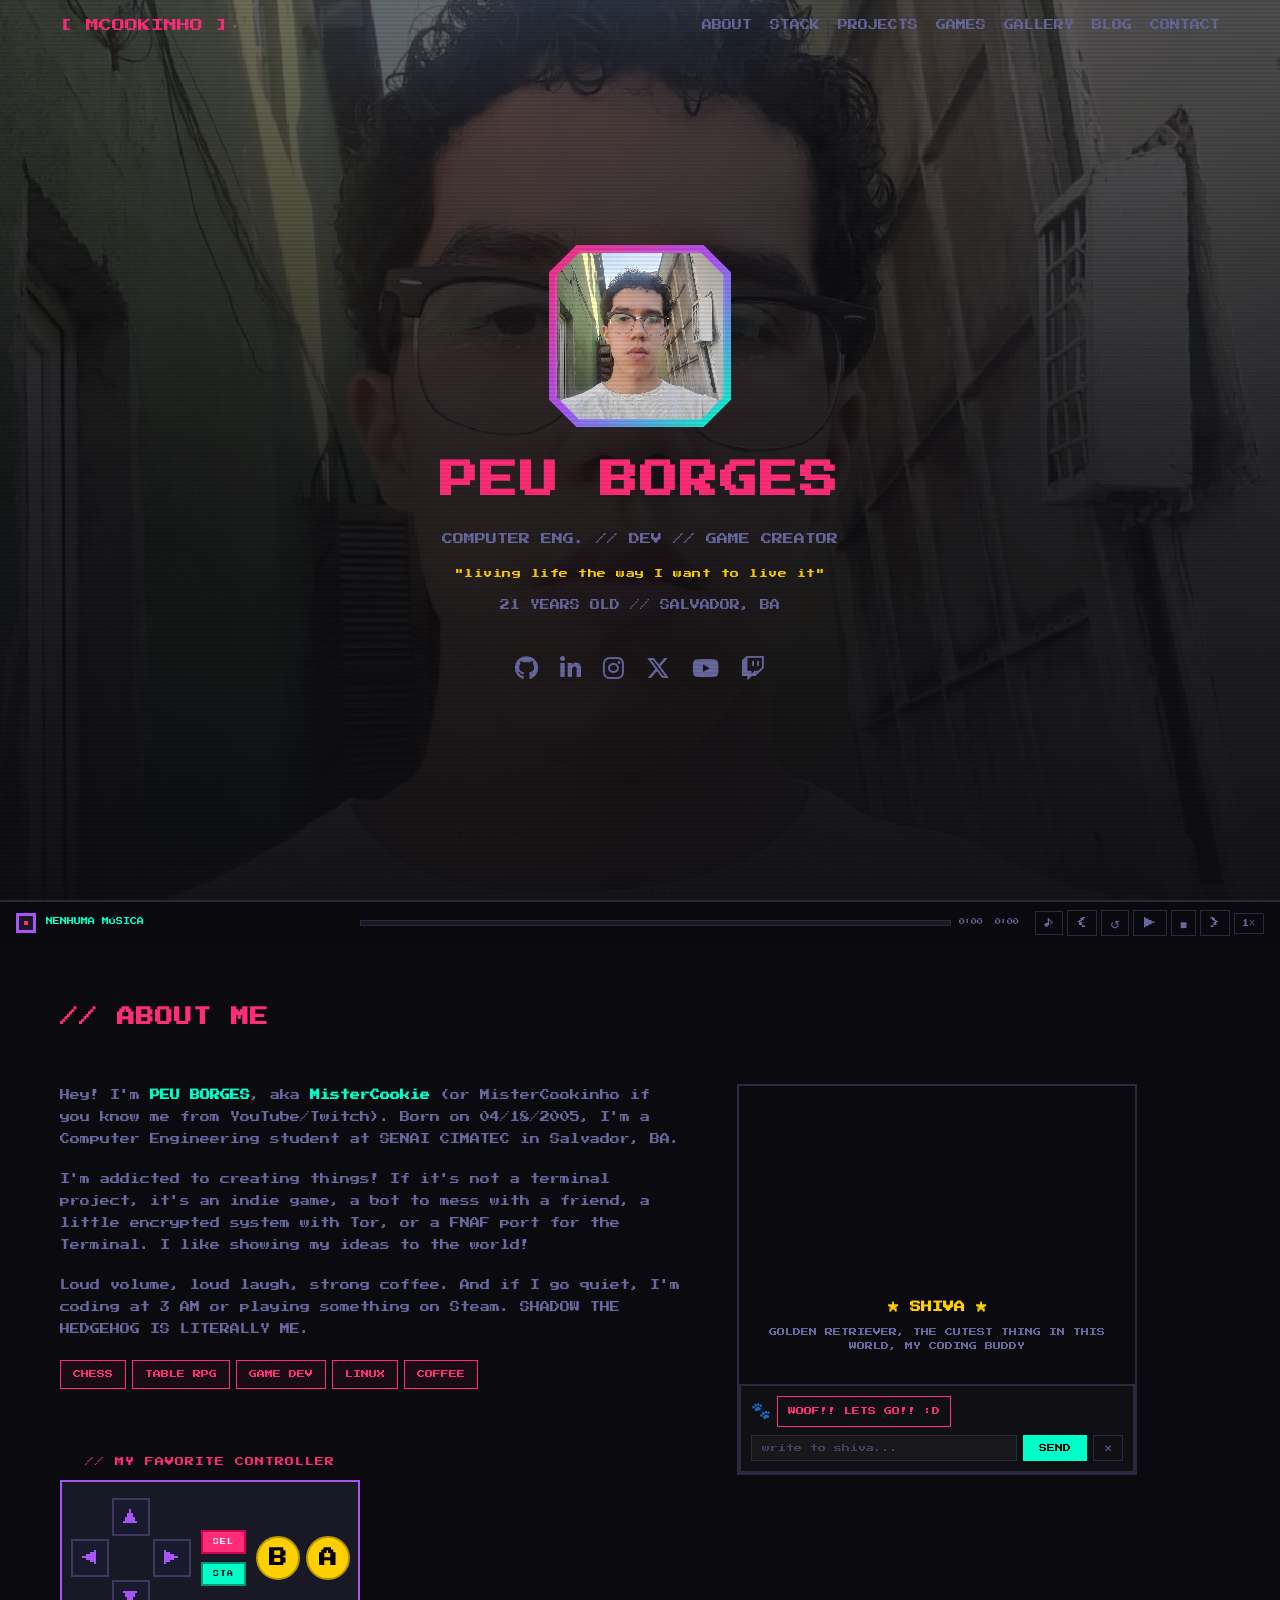
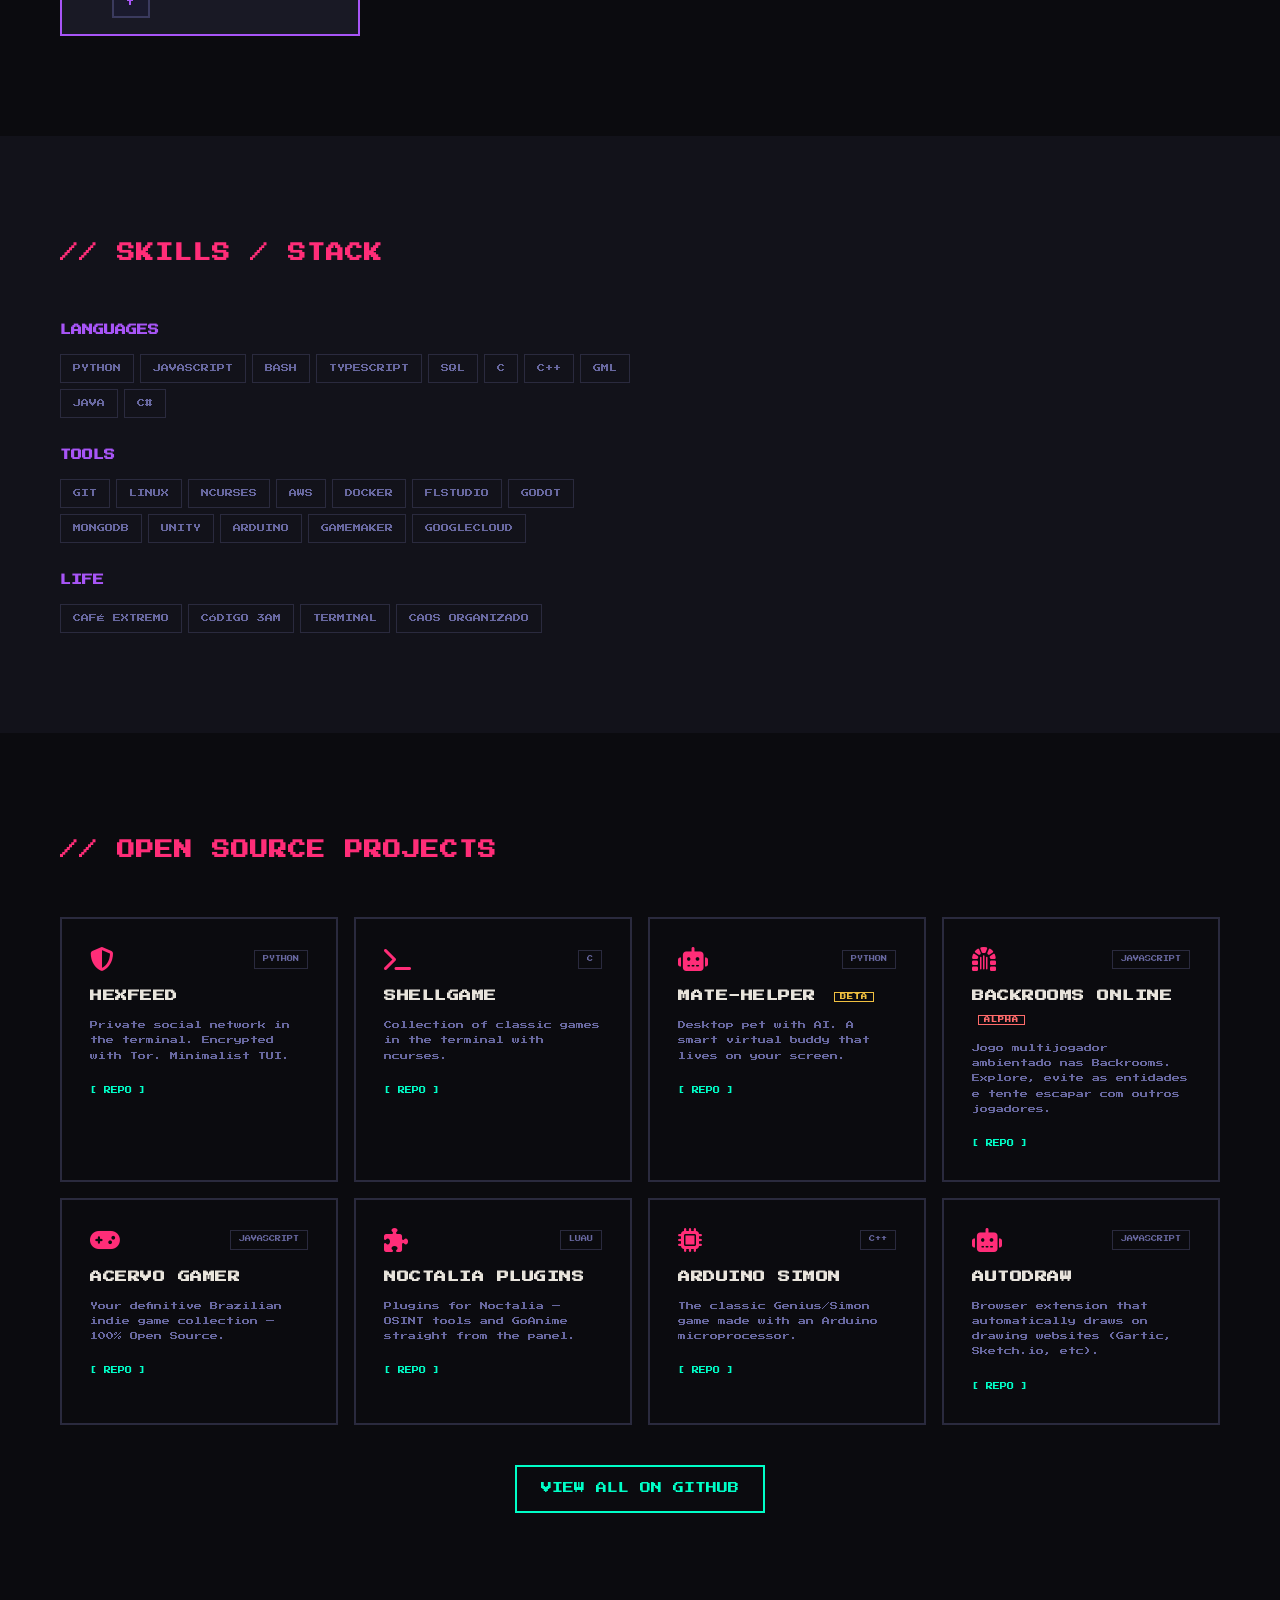
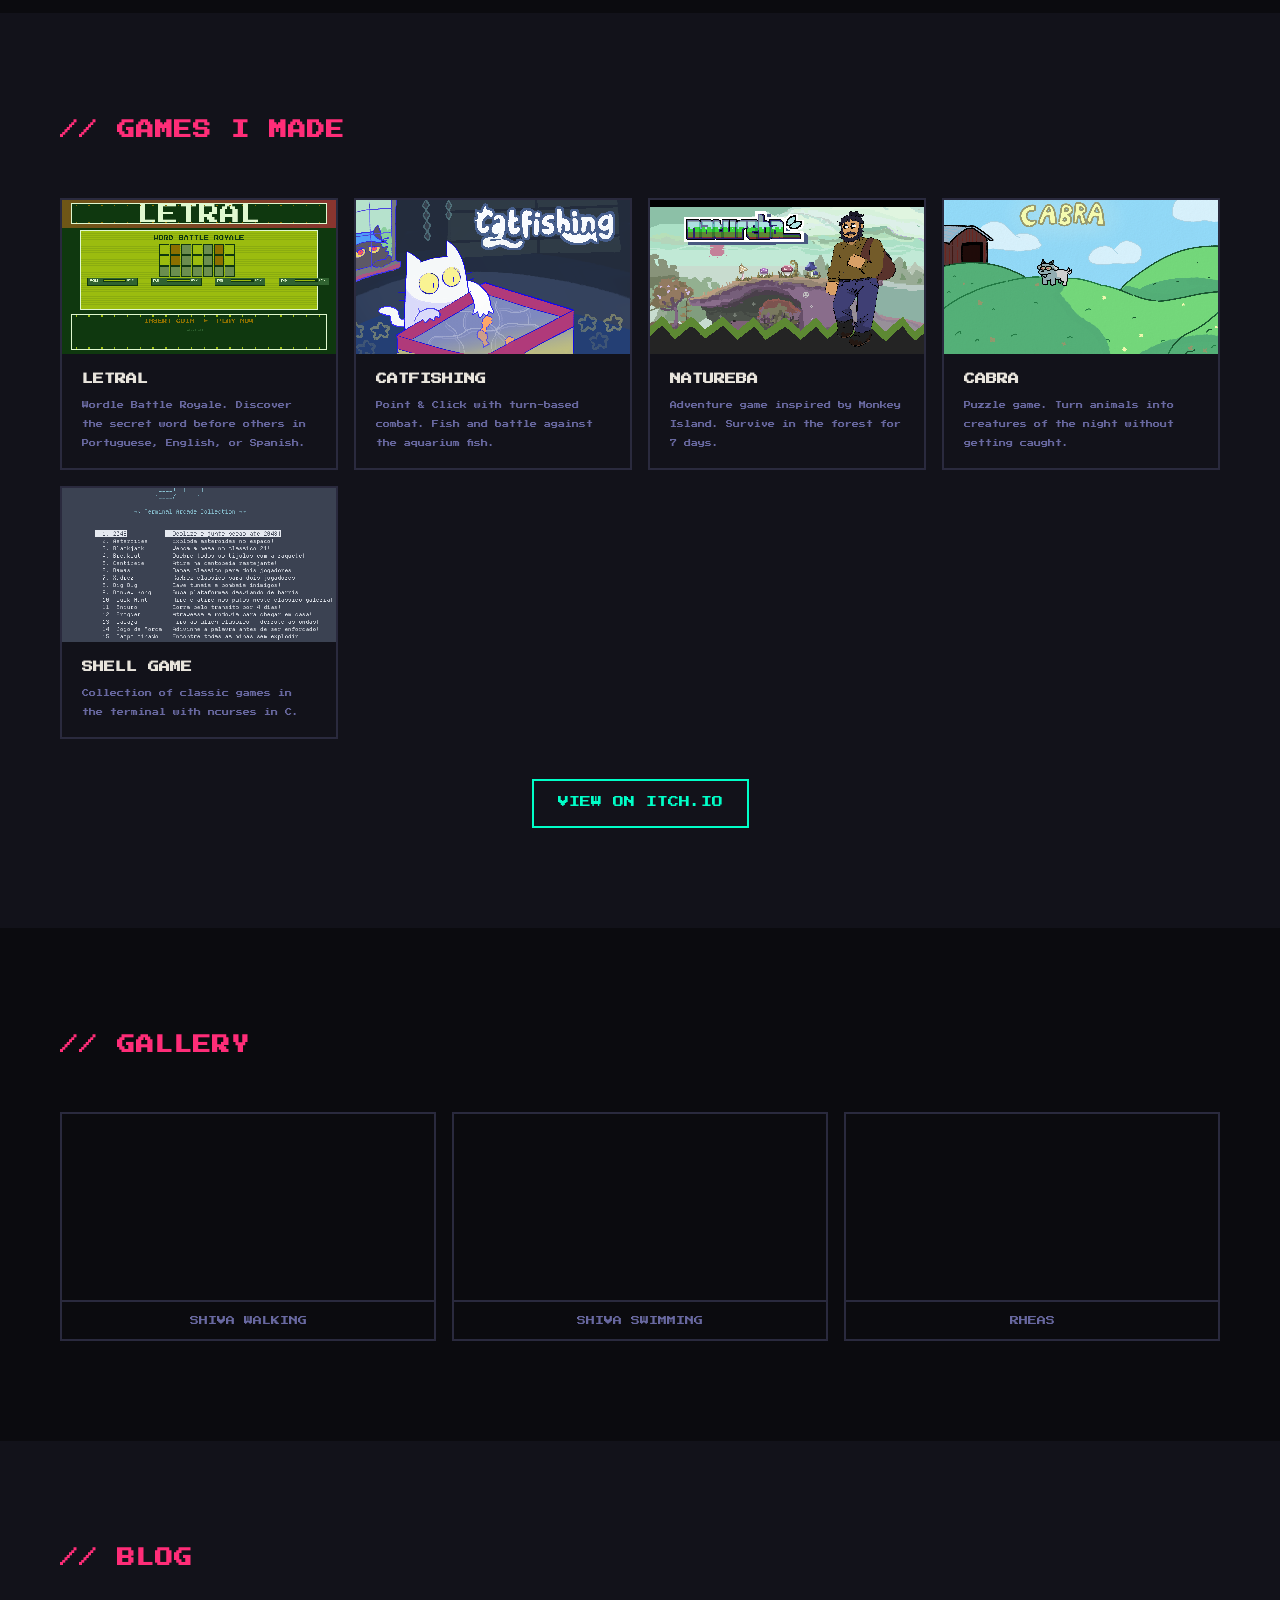
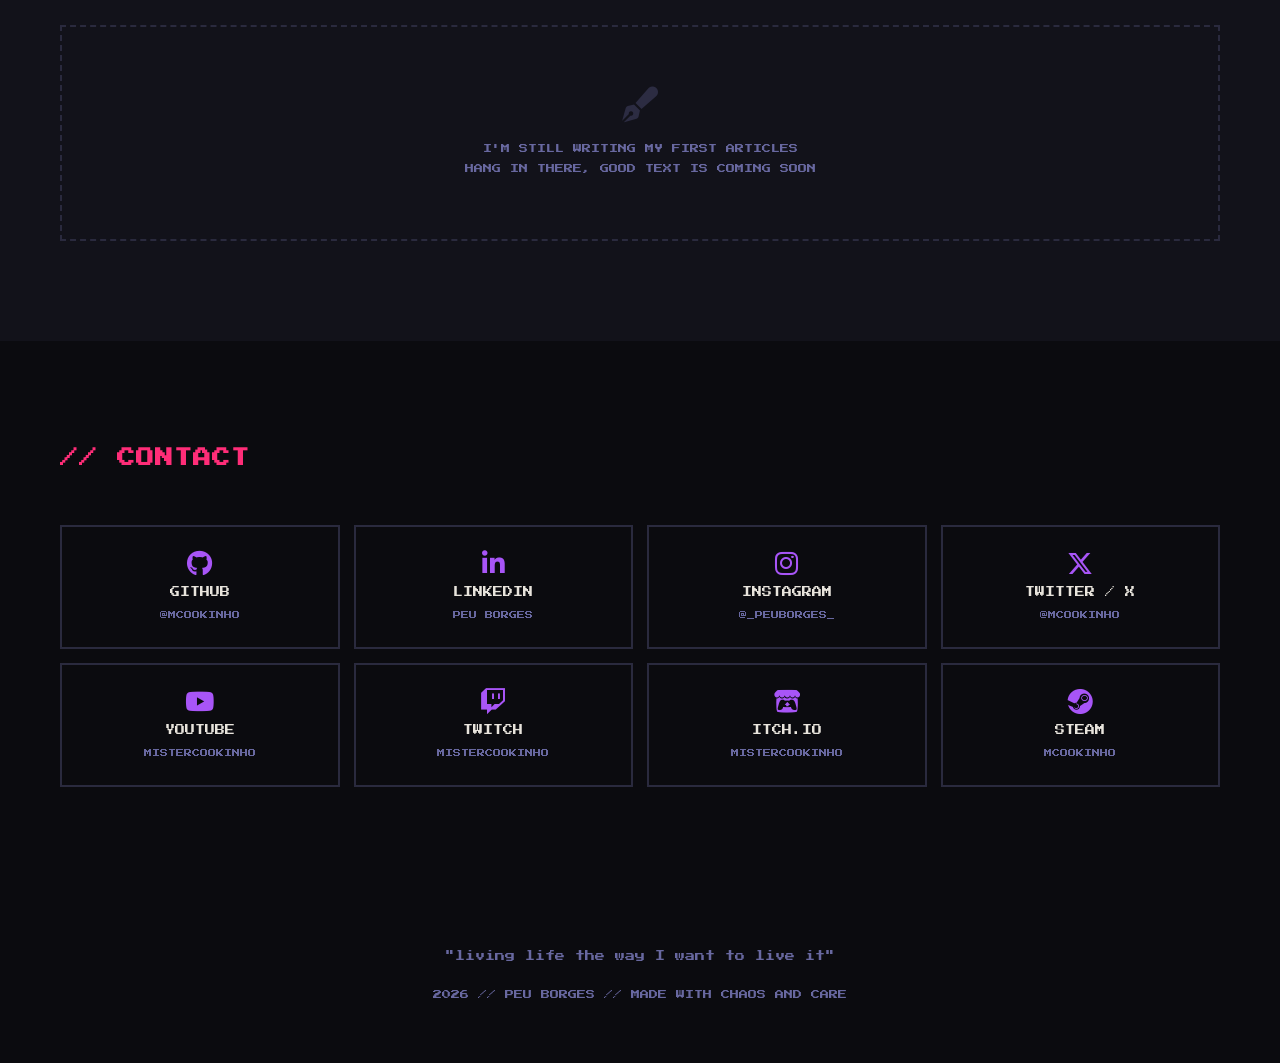
<file: index.html>
<!DOCTYPE html>
<html lang="pt-BR">
<head>
  <meta charset="UTF-8" />
  <meta name="viewport" content="width=device-width, initial-scale=1.0" />
  <title data-i18n="PEU BORGES // MCOOKINHO">PEU BORGES // MCOOKINHO</title>
  <meta name="description" data-i18n-meta="Peu Borges aka MCookinho. Engenheiro da computação, dev, criador de jogos, e pai da golden retriever Shiva." content="Peu Borges aka MCookinho. Engenheiro da computação, dev, criador de jogos, e pai da golden retriever Shiva." />
  <link rel="preconnect" href="https://fonts.googleapis.com" />
  <link rel="preconnect" href="https://fonts.gstatic.com" crossorigin />
  <link href="https://fonts.googleapis.com/css2?family=Press+Start+2P&display=swap" rel="stylesheet" />
  <link rel="stylesheet" href="https://cdnjs.cloudflare.com/ajax/libs/font-awesome/6.5.1/css/all.min.css" />
  <link rel="icon" href="assets/favicon.png" type="image/png" />
  <link rel="stylesheet" href="style.css" />
</head>
<body>

  <div class="crt"></div>

  <!-- Nav: barra de navegação com dropdown (logo MC), links de seção e toggle mobile -->
  <nav class="nav" id="nav">
    <div class="nav-inner">
      <div class="nav-left">
        <button class="nav-logo" id="navLogo"><span data-i18n="[ MCOOKINHO ]">[ MCOOKINHO ]</span><span class="nav-logo-arrow">&#x25BE;</span></button>
        <div class="nav-dropdown" id="navDropdown">
          <div class="nd-section" id="cdBtn" data-section="music">
            <div class="nd-icon">
              <span class="cd-icon" id="cdIcon"></span>
            </div>
            <div class="nd-body">
              <span class="nd-title" data-i18n="MÚSICA">MÚSICA</span>
              <span class="nd-sub cd-now-playing" id="cdNowPlaying">ABRIR BIBLIOTECA MUSICAL</span>
            </div>
          </div>
          <div class="nd-divider"></div>
          <div class="nd-section" data-section="achievements">
            <div class="nd-icon">&#x2B50;</div>
            <div class="nd-body">
              <span class="nd-title" data-i18n="CONQUISTAS">CONQUISTAS</span>
              <span class="nd-sub" id="ndAchieveSub">0 CONQUISTAS</span>
            </div>
          </div>
          <div class="nd-divider"></div>
          <div class="nd-section" data-section="rankings">
            <div class="nd-icon">&#x1F3C6;</div>
            <div class="nd-body">
              <span class="nd-title" data-i18n="RANKINGS">RANKINGS</span>
              <span class="nd-sub" id="ndRankSub">Rankings baseados na minha opinião</span>
            </div>
          </div>
          <div class="nd-divider"></div>
          <div class="nd-section" data-section="settings">
            <div class="nd-icon">&#x2699;</div>
            <div class="nd-body">
              <span class="nd-title" data-i18n="CONFIGURAÇÕES">CONFIGURAÇÕES</span>
              <span class="nd-sub" data-i18n="IDIOMA / PREFERÊNCIAS">IDIOMA / PREFERÊNCIAS</span>
            </div>
          </div>
        </div>
      </div>
      <div class="nav-links" id="navLinks">
        <a href="#about" data-i18n="SOBRE">SOBRE</a>
        <a href="#skills" data-i18n="STACK">STACK</a>
        <a href="#projetos" data-i18n="PROJETOS">PROJETOS</a>
        <a href="#jogos" data-i18n="JOGOS">JOGOS</a>
        <a href="#galeria" data-i18n="GALERIA">GALERIA</a>
        <a href="#blog" data-i18n="BLOG">BLOG</a>
        <a href="#contato" data-i18n="CONTATO">CONTATO</a>
      </div>
      <button class="nav-toggle" id="navToggle">[=]</button>
    </div>
  </nav>

  <!-- Hero: seção principal com foto, nome, subtítulo, frase, idade calculada e redes sociais -->
<section class="hero" id="hero">
    <div class="hero-bg">
      <video autoplay muted loop playsinline poster="assets/fotominha.jpeg">
        <source src="assets/videos/hero-bg.mp4" type="video/mp4" />
      </video>
      <div class="hero-bg-overlay"></div>
    </div>

    <div class="hero-inner">
      <div class="hero-foto-wrapper">
        <div class="hero-foto-border"></div>
        <img src="assets/fotominha.jpeg" alt="Peu Borges" class="hero-foto" />
      </div>
      <h1 class="hero-nome" data-i18n="PEU BORGES">PEU BORGES</h1>
      <p class="hero-sub" data-i18n="ENG. DA COMPUTAÇÃO // DEV // CRIADOR DE JOGOS">ENG. DA COMPUTAÇÃO // DEV // CRIADOR DE JOGOS</p>
      <p class="hero-frase" data-i18n='"vivendo a vida da maneira que eu quero viver"'>"vivendo a vida da maneira que eu quero viver"</p>
      <p class="hero-idade" id="heroIdade"></p>
      <div class="hero-redes">
        <a href="https://github.com/MCookinho" target="_blank" rel="noopener"><i class="fab fa-github"></i></a>
        <a href="https://www.linkedin.com/in/jo%C3%A3o-pedro-borges-a16321279/" target="_blank" rel="noopener"><i class="fab fa-linkedin-in"></i></a>
        <a href="https://www.instagram.com/_peuborges_/" target="_blank" rel="noopener"><i class="fab fa-instagram"></i></a>
        <a href="https://x.com/MCookinho" target="_blank" rel="noopener"><i class="fab fa-x-twitter"></i></a>
        <a href="https://www.youtube.com/@mistercookinho" target="_blank" rel="noopener"><i class="fab fa-youtube"></i></a>
        <a href="https://www.twitch.tv/mistercookinho" target="_blank" rel="noopener"><i class="fab fa-twitch"></i></a>
      </div>
    </div>
  </section>

  <!-- About / Shiva Chat: seção "sobre mim" com texto, tags, controle NES e chat interativo com a Shiva -->
<section class="section sobre" id="about">
    <div class="container">
      <h2 class="sec-title" data-i18n="// SOBRE MIM">// SOBRE MIM</h2>
      <div class="sobre-grid">
        <div class="sobre-texto">
          <p data-i18n='Fala! Sou o <strong>PEU BORGES</strong>, vulgo <strong>MisterCookie</strong> (ou MisterCookinho se tu me conhece do YouTube/Twitch). Nasci em 18/04/2005 e sou estudante de ENGENHARIA DA COMPUTAÇÃO no SENAI CIMATEC em Salvador, BA.'>Fala! Sou o <strong>PEU BORGES</strong>, vulgo <strong>MisterCookie</strong> (ou MisterCookinho se tu me conhece do YouTube/Twitch). Nasci em 18/04/2005 e sou estudante de ENGENHARIA DA COMPUTAÇÃO no SENAI CIMATEC em Salvador, BA.</p>
          <p data-i18n="Sou viciado em criar coisas! Se não é um projeto no terminal, é um jogo indie, um bot pra zoar um amigo, um sisteminha criptografado com Tor, ou um port de FNAF pro Terminal. Gosto de mostrar minhas ideias pro mundo!">Sou viciado em criar coisas! Se não é um projeto no terminal, é um jogo indie, um bot pra zoar um amigo, um sisteminha criptografado com Tor, ou um port de FNAF pro Terminal. Gosto de mostrar minhas ideias pro mundo!</p>
          <p data-i18n="Volume alto, risada alta, café forte. E se eu sumir, tô programando às 3 da manhã ou jogando algo no Steam. SHADOW THE HEDGEHOG LITERALLY SOU EU.">Volume alto, risada alta, café forte. E se eu sumir, tô programando às 3 da manhã ou jogando algo no Steam. SHADOW THE HEDGEHOG LITERALLY SOU EU.</p>
          <div class="sobre-tags">
            <span class="tag" data-i18n="XADREZ">XADREZ</span>
            <span class="tag" data-i18n="RPG DE MESA">RPG DE MESA</span>
            <span class="tag" data-i18n="GAME DEV">GAME DEV</span>
            <span class="tag" data-i18n="LINUX">LINUX</span>
            <span class="tag" data-i18n="CAFÉ">CAFÉ</span>
          </div>
          <div class="skills-controller" id="nesController">
            <div class="ctrl-label" data-i18n="// MEU CONTROLE FAVORITO">// MEU CONTROLE FAVORITO</div>
            <div class="ctrl-body">
              <div class="ctrl-dpad">
                <button class="ctrl-btn ctrl-up" data-key="ArrowUp" data-i18n-aria="Cima" aria-label="Cima">▲</button>
                <button class="ctrl-btn ctrl-left" data-key="ArrowLeft" data-i18n-aria="Esquerda" aria-label="Esquerda">◀</button>
                <button class="ctrl-btn ctrl-right" data-key="ArrowRight" data-i18n-aria="Direita" aria-label="Direita">▶</button>
                <button class="ctrl-btn ctrl-down" data-key="ArrowDown" data-i18n-aria="Baixo" aria-label="Baixo">▼</button>
              </div>
              <div class="ctrl-mid">
                <button class="ctrl-btn ctrl-select" data-key=" " data-i18n-aria="Select" aria-label="Select">SEL</button>
                <button class="ctrl-btn ctrl-start" data-key="Enter" data-i18n-aria="Start" aria-label="Start">STA</button>
              </div>
              <div class="ctrl-ab">
                <button class="ctrl-btn ctrl-b" data-key="b" data-i18n-aria="Botao B" aria-label="Botão B">B</button>
                <button class="ctrl-btn ctrl-a" data-key="a" data-i18n-aria="Botao A" aria-label="Botão A">A</button>
              </div>
            </div>
          </div>
        </div>
        <div class="sobre-shiva">
          <div class="shiva-card">
            <video autoplay muted loop playsinline>
              <source src="assets/videos/shiva-walk.mp4" type="video/mp4" />
            </video>
            <div class="shiva-legenda">
              <h3 data-i18n="★ SHIVA ★">★ SHIVA ★</h3>
              <p data-i18n="GOLDEN RETRIEVER, A COISA MAIS FOFA DESSE MUNDO, MINHA PARCEIRA DE CÓDIGO">GOLDEN RETRIEVER, A COISA MAIS FOFA DESSE MUNDO, MINHA PARCEIRA DE CÓDIGO</p>
          </div>
          <div class="shiva-chat">
            <div class="shiva-chat-box" id="shivaChat">
              <div class="shiva-msg shiva-welcome">
                <span class="shiva-paw">🐾</span>
                <div class="shiva-bubble" data-i18n="AU!! MANDA VER AÍ!! :D">AU!! MANDA VER AÍ!! :D</div>
              </div>
              <div class="shiva-typing" id="shivaTyping" style="display:none">
                <span class="shiva-paw">🐾</span>
                <div class="shiva-bubble shiva-typing-bubble" data-i18n="escrevendo... 🐾">escrevendo... 🐾</div>
              </div>
            </div>
            <div class="shiva-input-row">
              <input type="text" id="shivaInput" class="shiva-input" data-i18n-placeholder="escreve pra shiva..." placeholder="escreve pra shiva..." maxlength="100" autocomplete="off" />
              <button class="shiva-send" id="shivaSend" data-i18n="ENVIAR">ENVIAR</button>
              <button class="shiva-clear" id="shivaClear">✕</button>
            </div>
          </div>
        </div>
      </div>
    </div>
  </section>

  <!-- Skills / Stack: listagem de linguagens, ferramentas e habilidades da vida -->
<section class="section skills" id="skills">
    <div class="container">
      <h2 class="sec-title" data-i18n="// SKILLS / STACK">// SKILLS / STACK</h2>
      <div class="skills-wrapper">
        <div class="skills-lista">
          <div class="skill-bloco">
            <h3 data-i18n="LINGUAGENS">LINGUAGENS</h3>
            <div class="skill-items">
              <span>PYTHON</span><span>JAVASCRIPT</span><span>BASH</span><span>TYPESCRIPT</span><span>SQL</span><span>C</span><span>C++</span><span>GML</span><span>JAVA</span><span>C#</span>
            </div>
          </div>
          <div class="skill-bloco">
            <h3 data-i18n="FERRAMENTAS">FERRAMENTAS</h3>
            <div class="skill-items">
              <span>GIT</span><span>LINUX</span><span>NCURSES</span><span>AWS</span><span>DOCKER</span><span>FLSTUDIO</span><span>GODOT</span><span>MONGODB</span><span>UNITY</span><span>ARDUINO</span><span>GAMEMAKER</span><span>GOOGLECLOUD</span>
            </div>
          </div>
          <div class="skill-bloco">
            <h3 data-i18n="VIDA">VIDA</h3>
            <div class="skill-items">
              <span>CAFÉ EXTREMO</span><span>CÓDIGO 3AM</span><span>TERMINAL</span><span>CAOS ORGANIZADO</span>
            </div>
          </div>
        </div>
      </div>
    </div>
  </section>

  <!-- Projetos: cards de projetos open source com link para o GitHub -->
<section class="section projetos" id="projetos">
    <div class="container">
      <h2 class="sec-title" data-i18n="// PROJETOS OPEN SOURCE">// PROJETOS OPEN SOURCE</h2>
      <div class="projetos-grid">
        <div class="projeto-card">
          <div class="projeto-header">
            <i class="fas fa-shield-halved"></i>
            <span class="projeto-lang">PYTHON</span>
          </div>
          <h3>HEXFEED</h3>
          <p data-i18n="Rede social privada no terminal. Criptografado com Tor. TUI minimalista.">Rede social privada no terminal. Criptografado com Tor. TUI minimalista.</p>
          <a href="https://github.com/MCookinho/hexfeed" target="_blank" rel="noopener"><span data-i18n="[ REPO ]">[ REPO ]</span></a>
        </div>
        <div class="projeto-card">
          <div class="projeto-header">
            <i class="fas fa-terminal"></i>
            <span class="projeto-lang">C</span>
          </div>
          <h3>SHELLGAME</h3>
          <p data-i18n="Coleção de jogos clássicos no terminal com ncurses.">Coleção de jogos clássicos no terminal com ncurses.</p>
          <a href="https://github.com/MCookinho/shellgame" target="_blank" rel="noopener"><span data-i18n="[ REPO ]">[ REPO ]</span></a>
        </div>
        <div class="projeto-card">
          <div class="projeto-header">
            <i class="fas fa-robot"></i>
            <span class="projeto-lang">PYTHON</span>
          </div>
          <h3>MATE-HELPER <span class="projeto-tag tag-beta">BETA</span></h3>
          <p data-i18n="Desktop pet com IA. Um bichinho virtual inteligente que vive na sua tela.">Desktop pet com IA. Um bichinho virtual inteligente que vive na sua tela.</p>
          <a href="https://github.com/MCookinho/mate-helper" target="_blank" rel="noopener"><span data-i18n="[ REPO ]">[ REPO ]</span></a>
        </div>
        <div class="projeto-card">
          <div class="projeto-header">
            <i class="fas fa-dungeon"></i>
            <span class="projeto-lang">JAVASCRIPT</span>
          </div>
          <h3>BACKROOMS ONLINE <span class="projeto-tag tag-alpha">ALPHA</span></h3>
          <p data-i18n="Jogo multijogador ambientado nas Backrooms. Explore, evite as entidades e tente escapar com outros jogadores.">Jogo multijogador ambientado nas Backrooms. Explore, evite as entidades e tente escapar com outros jogadores.</p>
          <a href="https://github.com/MCookinho/Backrooms-Online" target="_blank" rel="noopener"><span data-i18n="[ REPO ]">[ REPO ]</span></a>
        </div>
        <div class="projeto-card">
          <div class="projeto-header">
            <i class="fas fa-gamepad"></i>
            <span class="projeto-lang">JAVASCRIPT</span>
          </div>
          <h3>ACERVO GAMER</h3>
          <p data-i18n="Seu acervo definitivo de jogos indie brasileiro — 100% Open Source.">Seu acervo definitivo de jogos indie brasileiro — 100% Open Source.</p>
          <a href="https://github.com/MCookinho/AcervoGamer" target="_blank" rel="noopener"><span data-i18n="[ REPO ]">[ REPO ]</span></a>
        </div>
        <div class="projeto-card">
          <div class="projeto-header">
            <i class="fas fa-puzzle-piece"></i>
            <span class="projeto-lang">LUAU</span>
          </div>
          <h3>NOCTALIA PLUGINS</h3>
          <p data-i18n="Plugins para o Noctalia — ferramentas de OSINT e GoAnime direto do painel.">Plugins para o Noctalia — ferramentas de OSINT e GoAnime direto do painel.</p>
          <a href="https://github.com/MCookinho/noctalia-plugins" target="_blank" rel="noopener"><span data-i18n="[ REPO ]">[ REPO ]</span></a>
        </div>
        <div class="projeto-card">
          <div class="projeto-header">
            <i class="fas fa-microchip"></i>
            <span class="projeto-lang">C++</span>
          </div>
          <h3>ARDUINO SIMON</h3>
          <p data-i18n="O clássico jogo Genius/Simon feito com microprocessador Arduino.">O clássico jogo Genius/Simon feito com microprocessador Arduino.</p>
          <a href="https://github.com/MCookinho/ARDUINO-SIMON" target="_blank" rel="noopener"><span data-i18n="[ REPO ]">[ REPO ]</span></a>
        </div>
        <div class="projeto-card">
          <div class="projeto-header">
            <i class="fas fa-robot"></i>
            <span class="projeto-lang">JAVASCRIPT</span>
          </div>
          <h3>AUTODRAW</h3>
          <p data-i18n="Extensão de navegador que desenha automaticamente em sites de desenho (Gartic, Sketch.io, etc).">Extensão de navegador que desenha automaticamente em sites de desenho (Gartic, Sketch.io, etc).</p>
          <a href="https://github.com/MCookinho/AutoDraw-Extension" target="_blank" rel="noopener"><span data-i18n="[ REPO ]">[ REPO ]</span></a>
        </div>
      </div>
      <div class="sec-footer">
        <a href="https://github.com/MCookinho?tab=repositories" target="_blank" rel="noopener" class="btn-pixel" data-i18n="VER TODOS NO GITHUB">VER TODOS NO GITHUB</a>
      </div>
    </div>
  </section>

  <!-- Jogos: cards de jogos criados, com link para itch.io e GitHub -->
<section class="section jogos" id="jogos">
    <div class="container">
      <h2 class="sec-title" data-i18n="// JOGOS QUE EU FIZ">// JOGOS QUE EU FIZ</h2>
      <div class="jogos-grid">
        <a href="https://letral.wtf" target="_blank" rel="noopener" class="jogo-card">
          <div class="jogo-img"><img src="assets/games/letral.png" alt="LETRAL" /></div>
          <div class="jogo-info">
            <h3>LETRAL</h3>
            <span data-i18n="Wordle Battle Royale. Descubra a palavra secreta antes dos outros em português, inglês ou espanhol.">Wordle Battle Royale. Descubra a palavra secreta antes dos outros em português, inglês ou espanhol.</span>
          </div>
        </a>
        <a href="https://codecrusaders.itch.io/catfishing" target="_blank" rel="noopener" class="jogo-card">
          <div class="jogo-img"><img src="assets/games/catfishing.png" alt="Catfishing" /></div>
          <div class="jogo-info">
            <h3>CATFISHING</h3>
            <span data-i18n="Point &amp; Click com combate por turno. Pesque e batalhe contra os peixes do aquário.">Point &amp; Click com combate por turno. Pesque e batalhe contra os peixes do aquário.</span>
          </div>
        </a>
        <a href="https://codecrusaders.itch.io/natureba" target="_blank" rel="noopener" class="jogo-card">
          <div class="jogo-img"><img src="assets/games/natureba.png" alt="Natureba" /></div>
          <div class="jogo-info">
            <h3>NATUREBA</h3>
            <span data-i18n="Adventure game inspirado em Monkey Island. Sobreviva na floresta por 7 dias.">Adventure game inspirado em Monkey Island. Sobreviva na floresta por 7 dias.</span>
          </div>
        </a>
        <a href="https://darukee.itch.io/cabra" target="_blank" rel="noopener" class="jogo-card">
          <div class="jogo-img"><img src="assets/games/cabra.png" alt="Cabra" /></div>
          <div class="jogo-info">
            <h3>CABRA</h3>
            <span data-i18n="Puzzle game. Converta animais em criaturas da noite sem ser pego.">Puzzle game. Converta animais em criaturas da noite sem ser pego.</span>
          </div>
        </a>
        <a href="https://github.com/MCookinho/shellgame" target="_blank" rel="noopener" class="jogo-card">
          <div class="jogo-img"><img src="assets/games/shellgame.png" alt="Shell Game" /></div>
          <div class="jogo-info">
            <h3>SHELL GAME</h3>
            <span data-i18n="Coleção de jogos clássicos no terminal com ncurses em C.">Coleção de jogos clássicos no terminal com ncurses em C.</span>
          </div>
        </a>
      </div>
      <div class="sec-footer">
        <a href="https://mistercookinho.itch.io" target="_blank" rel="noopener" class="btn-pixel" data-i18n="VER NO ITCH.IO">VER NO ITCH.IO</a>
      </div>
    </div>
  </section>

  <!-- Galeria: vídeos variados (Shiva, emas, etc.) -->
<section class="section galeria" id="galeria">
    <div class="container">
      <h2 class="sec-title" data-i18n="// GALERIA">// GALERIA</h2>
      <div class="galeria-grid">
        <div class="galeria-item">
          <video autoplay muted loop playsinline>
            <source src="assets/videos/shiva-walk.mp4" type="video/mp4" />
          </video>
          <span data-i18n="SHIVA ANDANDO">SHIVA ANDANDO</span>
        </div>
        <div class="galeria-item">
          <video autoplay muted loop playsinline>
            <source src="assets/videos/shiva-nadando.mp4" type="video/mp4" />
          </video>
          <span data-i18n="SHIVA NADANDO">SHIVA NADANDO</span>
        </div>
        <div class="galeria-item">
          <video autoplay muted loop playsinline>
            <source src="assets/videos/emas.mp4" type="video/mp4" />
          </video>
          <span data-i18n="EMAS">EMAS</span>
        </div>
      </div>
    </div>
  </section>

  <!-- Blog: espaço para artigos futuros (em construção) -->
<section class="section blog" id="blog">
    <div class="container">
      <h2 class="sec-title" data-i18n="// BLOG">// BLOG</h2>
      <div class="blog-vazio">
        <i class="fas fa-pen-fancy"></i>
        <p><span data-i18n="AINDA TÔ ESCREVENDO MEUS PRIMEIROS ARTIGOS">AINDA TÔ ESCREVENDO MEUS PRIMEIROS ARTIGOS</span><br/><span data-i18n="AGUENTA AÍ QUE LOGO LOGO SAI TEXTO BOM">AGUENTA AÍ QUE LOGO LOGO SAI TEXTO BOM</span></p>
      </div>
    </div>
  </section>

  <!-- Contato: grid de links para redes sociais e plataformas -->
<section class="section contato" id="contato">
    <div class="container">
      <h2 class="sec-title" data-i18n="// CONTATO">// CONTATO</h2>
      <div class="contato-grid">
        <a href="https://github.com/MCookinho" target="_blank" rel="noopener" class="contato-card"><i class="fab fa-github"></i><span data-i18n="GITHUB">GITHUB</span><small>@MCOOKINHO</small></a>
        <a href="https://www.linkedin.com/in/jo%C3%A3o-pedro-borges-a16321279/" target="_blank" rel="noopener" class="contato-card"><i class="fab fa-linkedin-in"></i><span data-i18n="LINKEDIN">LINKEDIN</span><small>PEU BORGES</small></a>
        <a href="https://www.instagram.com/_peuborges_/" target="_blank" rel="noopener" class="contato-card"><i class="fab fa-instagram"></i><span data-i18n="INSTAGRAM">INSTAGRAM</span><small>@_PEUBORGES_</small></a>
        <a href="https://x.com/MCookinho" target="_blank" rel="noopener" class="contato-card"><i class="fab fa-x-twitter"></i><span data-i18n="TWITTER / X">TWITTER / X</span><small>@MCOOKINHO</small></a>
        <a href="https://www.youtube.com/@mistercookinho" target="_blank" rel="noopener" class="contato-card"><i class="fab fa-youtube"></i><span data-i18n="YOUTUBE">YOUTUBE</span><small>MISTERCOOKINHO</small></a>
        <a href="https://www.twitch.tv/mistercookinho" target="_blank" rel="noopener" class="contato-card"><i class="fab fa-twitch"></i><span data-i18n="TWITCH">TWITCH</span><small>MISTERCOOKINHO</small></a>
        <a href="https://mistercookinho.itch.io" target="_blank" rel="noopener" class="contato-card"><i class="fab fa-itch-io"></i><span data-i18n="ITCH.IO">ITCH.IO</span><small>MISTERCOOKINHO</small></a>
        <a href="https://steamcommunity.com/id/MCookinho/" target="_blank" rel="noopener" class="contato-card"><i class="fab fa-steam"></i><span data-i18n="STEAM">STEAM</span><small>MCOOKINHO</small></a>
      </div>
    </div>
  </section>

  <!-- Footer: rodapé com vídeo de fundo, frase e créditos -->
<footer class="footer">
    <div class="footer-bg">
      <video autoplay muted loop playsinline>
        <source src="assets/videos/emas.mp4" type="video/mp4" />
      </video>
      <div class="footer-overlay"></div>
    </div>
    <div class="footer-inner">
      <p data-i18n='"vivendo a vida da maneira que eu quero viver"'>"vivendo a vida da maneira que eu quero viver"</p>
      <p class="footer-copy">2026 // PEU BORGES <span data-i18n="// FEITO COM CAOS E CARINHO">// FEITO COM CAOS E CARINHO</span></p>
    </div>
  </footer>

  <!-- Skill Overlay: modal com detalhes da skill (ícone, categoria, nome, descrição, barra de proficiência) -->
  <!-- Skill Overlay -->
  <div class="skill-overlay" id="skillOverlay">
    <div class="skill-panel">
      <div class="skill-header">
        <h2 class="skill-title" data-i18n="// SKILL">// SKILL</h2>
        <button class="skill-close" id="skillClose">[ X ]</button>
      </div>
      <div class="skill-body">
        <div class="skill-top">
          <div class="skill-icon-wrap">
            <span class="skill-icon" id="skillIcon"></span>
          </div>
          <div class="skill-heading">
            <span class="skill-category" id="skillCategory"></span>
            <h3 class="skill-name" id="skillName"></h3>
          </div>
        </div>
        <div class="skill-desc" id="skillDesc"></div>
        <div class="skill-level-wrap">
          <div class="skill-level-header">
            <span class="skill-level-title" data-i18n="PROFICIÊNCIA">PROFICIÊNCIA</span>
            <span class="skill-level-pct" id="skillPct"></span>
          </div>
          <div class="skill-bar-track">
            <div class="skill-bar-fill" id="skillBarFill"></div>
            <div class="skill-bar-glow" id="skillBarGlow"></div>
          </div>
          <div class="skill-bar-segments" id="skillBarSegments"></div>
        </div>
      </div>
    </div>
  </div>

  <!-- Rankings Overlay: modal com abas de rankings (Tetris, filmes, jogos, séries, músicas) -->
  <!-- ── Rankings Overlay ── -->
  <div class="rk-overlay" id="rkOverlay">
    <div class="rk-panel">
      <div class="rk-header">
        <h2 class="rk-title" data-i18n="🏆 // RANKINGS">🏆 // RANKINGS</h2>
        <button class="rk-close" id="rkClose">[ X ]</button>
      </div>
      <div class="rk-tabs" id="rkTabs">
        <button class="rk-tab active" data-rank="tetris" data-i18n="TETRIS">TETRIS</button>
        <button class="rk-tab" data-rank="filmes" data-i18n="FILMES">FILMES</button>
        <button class="rk-tab" data-rank="jogos" data-i18n="JOGOS">JOGOS</button>
        <button class="rk-tab" data-rank="series" data-i18n="SÉRIES">SÉRIES</button>
        <button class="rk-tab" data-rank="musicas" data-i18n="MÚSICAS">MÚSICAS</button>
      </div>
      <div class="rk-body" id="rkBody">
        <div class="rk-loading" data-i18n="CARREGANDO...">CARREGANDO...</div>
      </div>
    </div>
  </div>

  <!-- Music Overlay: modal com a biblioteca musical para selecionar faixas -->
  <!-- ── Music Library Overlay ── -->
  <div class="music-overlay" id="musicOverlay">
    <div class="music-panel">
      <div class="music-header">
        <h2 class="music-title">// MINHA PLAYLIST</h2>
        <button class="music-close" id="musicClose">[ X ]</button>
      </div>
      <div class="music-list" id="musicList"></div>
    </div>
  </div>

  <!-- Player Bar: barra fixa do player de música com controles (play, pause, volume, progresso, velocidade) -->
  <!-- Player Bar -->
  <div class="player-bar" id="playerBar">
    <div class="player-left">
      <span class="player-cd-mini" id="playerCdMini"></span>
      <div class="player-info">
        <span class="player-song-name" id="playerSongName">NENHUMA MÚSICA</span>
        <span class="player-artist-name" id="playerArtistName"></span>
      </div>
    </div>
    <div class="player-center">
      <div class="player-progress-wrap">
        <div class="player-progress" id="playerProgress">
          <div class="player-progress-fill" id="playerProgressFill"></div>
        </div>
        <span class="player-time" id="playerCurrentTime">0:00</span>
        <span class="player-time" id="playerDuration">0:00</span>
      </div>
    </div>
    <div class="player-right">
      <div class="player-volume-wrap">
        <button class="player-btn player-vol-btn" id="playerVolBtn" data-i18n-aria="VOLUME" aria-label="Volume">♪</button>
        <div class="player-volume-slider" id="playerVolumeSlider">
          <div class="vol-slider-header">
            <span class="vol-label">VOL</span>
            <span class="vol-pct" id="volPct">70%</span>
          </div>
          <div class="vol-slider-track">
            <input type="range" id="playerVolume" min="0" max="1" step="0.05" value="0.7">
          </div>
          <div class="vol-slider-footer">
            <span class="vol-icon">×</span>
            <span class="vol-icon">♪</span>
          </div>
        </div>
      </div>
      <button class="player-btn" id="playerPrev" data-i18n-aria="ANTERIOR" aria-label="Anterior">&lt;</button>
      <button class="player-btn" id="playerRestart" data-i18n-aria="REINICIAR" aria-label="Reiniciar">↺</button>
      <button class="player-btn player-play-btn" id="playerPlay" data-i18n-aria="PLAY/PAUSE" aria-label="Play/Pause">▶</button>
      <button class="player-btn" id="playerStop" data-i18n-aria="PARAR" aria-label="Parar">■</button>
      <button class="player-btn" id="playerNext" data-i18n-aria="PRÓXIMA" aria-label="Próxima">&gt;</button>
      <button class="player-btn player-speed-btn" id="playerSpeed" data-i18n-aria="VELOCIDADE" aria-label="Velocidade">1×</button>
    </div>
  </div>

  <!-- Audio: elemento <audio> oculto usado pelo player para reproduzir as faixas -->
<audio id="playerAudio" preload="metadata"></audio>

  <!-- Scripts: lang.js (i18n) primeiro, depois os módulos do site -->
<script src="lang.js"></script>
  <script src="script.js"></script>
  <script src="tetris.js"></script>
  <script src="shiva.js"></script>
  <script src="horror.js"></script>
  <script src="player.js"></script>
</body>
</html>
</file>
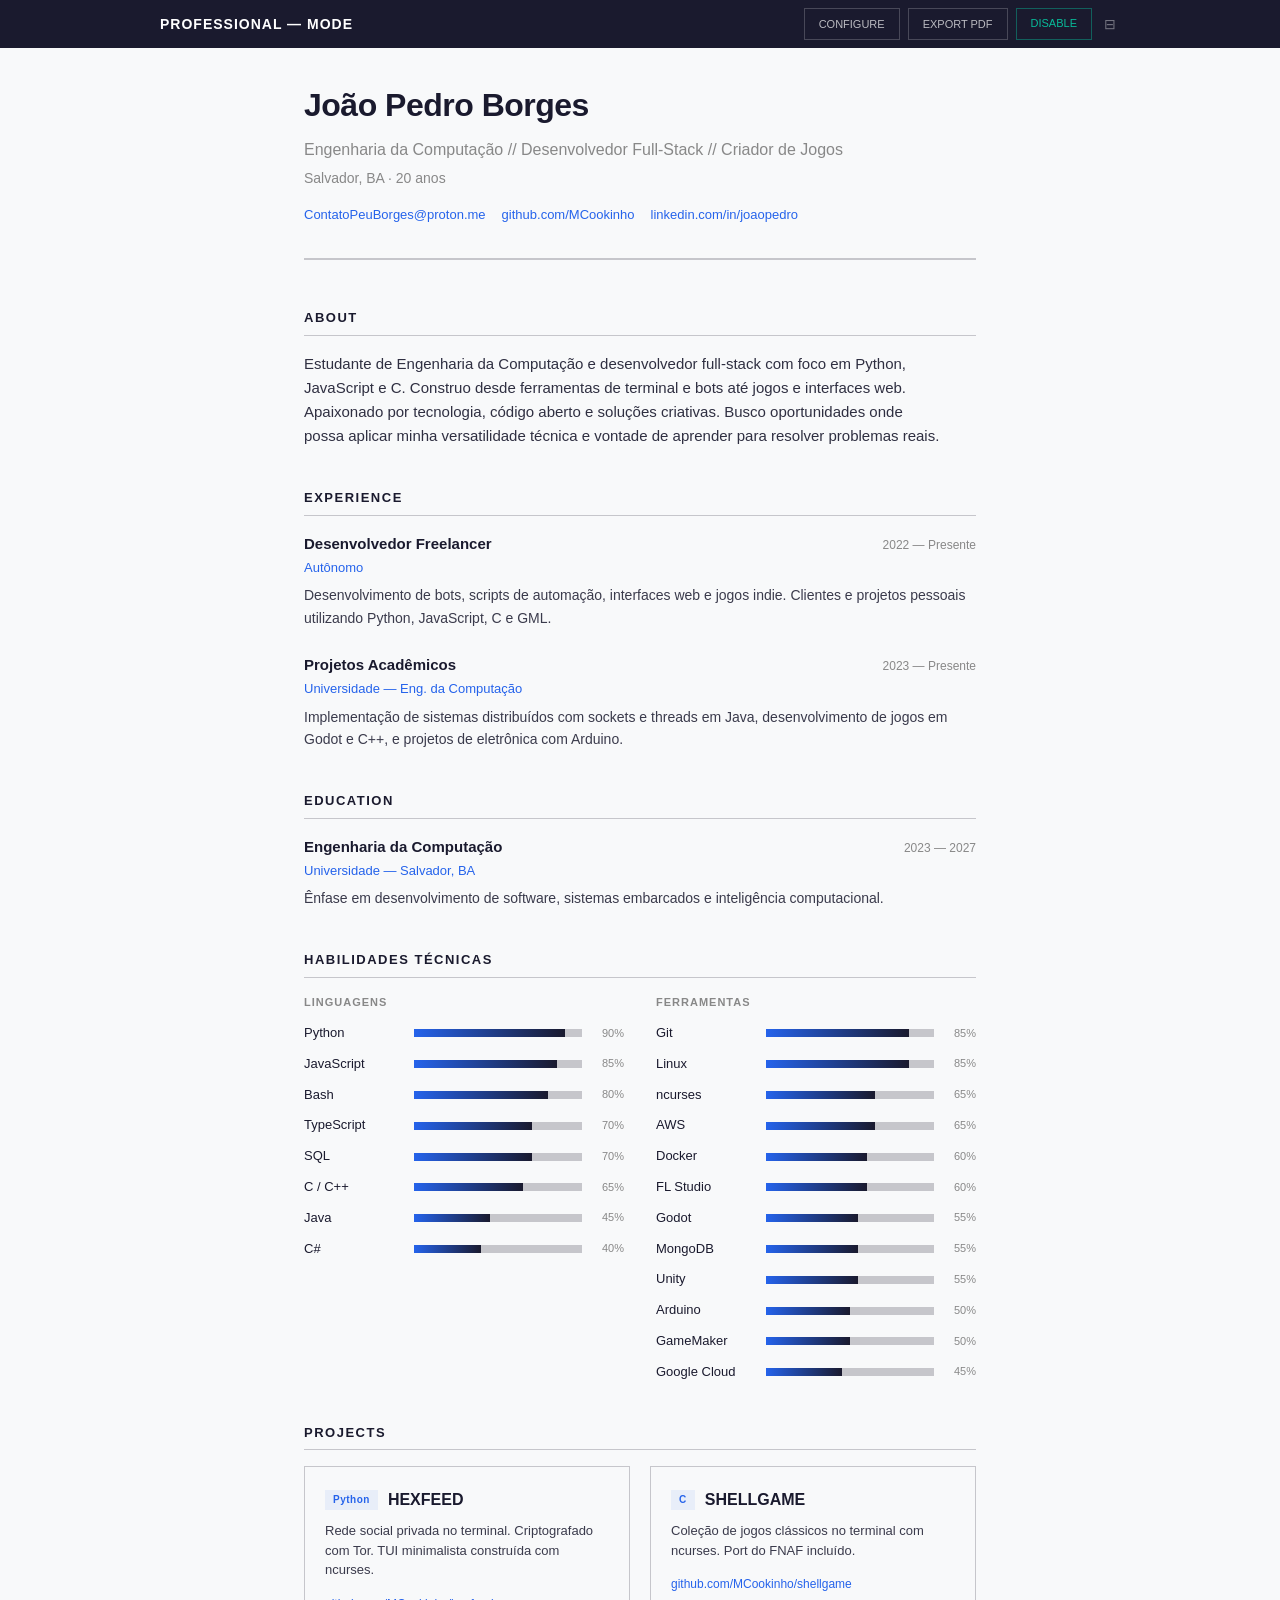
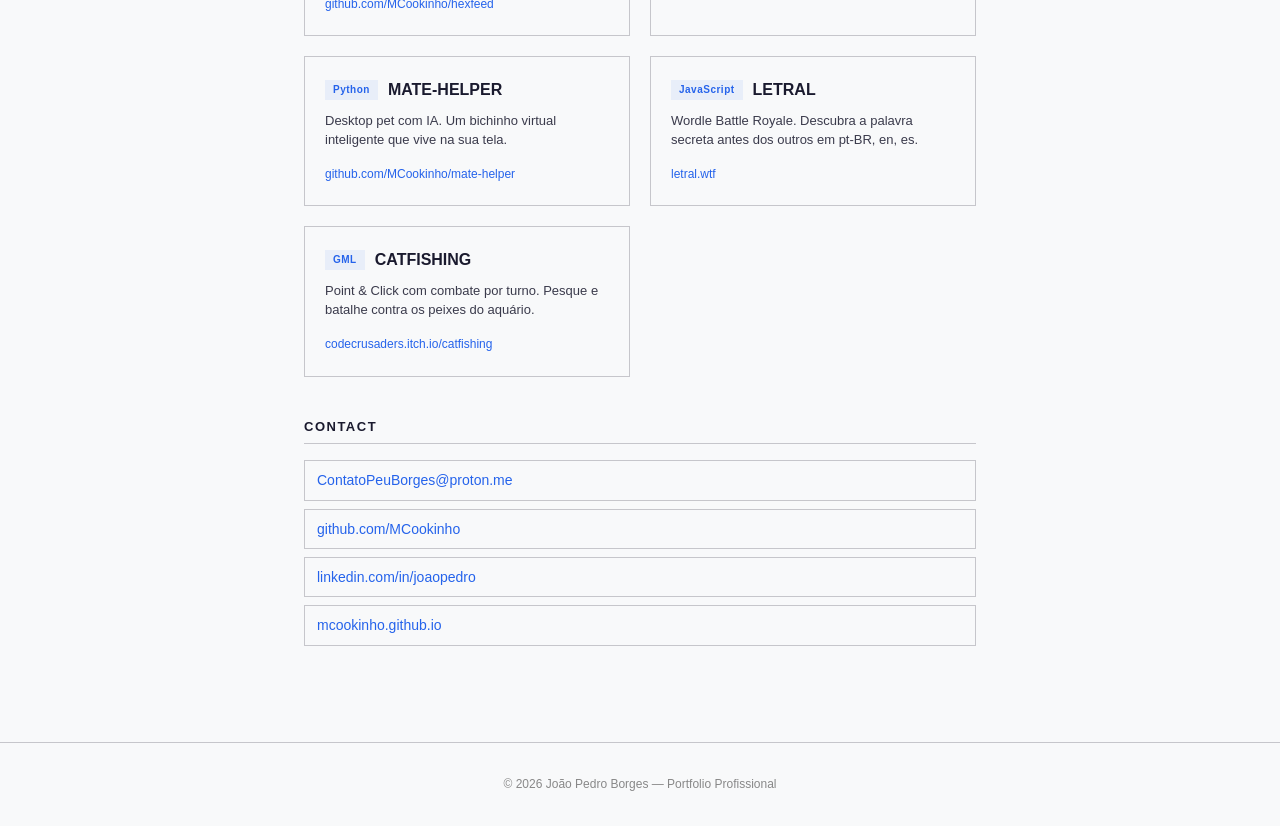
<file: professional/index.html>
<!DOCTYPE html>
<html lang="pt-BR">
<head>
  <meta charset="UTF-8" />
  <meta name="viewport" content="width=device-width, initial-scale=1.0" />
  <title>Peu Borges — Portfolio Profissional</title>
  <link rel="stylesheet" href="style.css" />
</head>
<body>

  <!-- Topbar: barra fixa no topo com "MODO — PROFISSIONAL", botões de config, exportar PDF, desativar e toggle -->
  <nav class="topbar" id="topbar">
    <div class="topbar-inner">
      <span class="topbar-brand" id="infoTrigger" style="cursor:pointer" data-i18n="MODO — PROFISSIONAL">MODO — PROFISSIONAL</span>
      <div class="topbar-links">
        <button class="topbar-btn" id="openConfig" data-i18n="CONFIGURAR">CONFIGURAR</button>
        <button class="topbar-btn" id="exportPdf" data-i18n="EXPORTAR PDF">EXPORTAR PDF</button>
        <a href="https://mcookinho.github.io" class="topbar-btn topbar-btn-back" data-i18n="DESATIVAR">DESATIVAR</a>
        <button class="topbar-toggle" id="topbarToggle" data-i18n-title="Ocultar barra" title="Ocultar barra">⊟</button>
      </div>
    </div>
  </nav>
  <button class="topbar-show-btn" id="topbarShowBtn" data-i18n-title="Mostrar barra" title="Mostrar barra">≡</button>

  <main class="main-content" id="mainContent">

    <!-- Cabeçalho: nome, título/cargo, localização e links de contato do profissional -->
    <header class="prof-header" id="sec-header" data-section="header">
      <div class="ph-top">
        <h1 class="ph-name" id="edit-name">João Pedro Borges</h1>
        <p class="ph-title" id="edit-title">Engenharia da Computação // Desenvolvedor Full-Stack // Criador de Jogos</p>
        <p class="ph-location" id="edit-location">Salvador, BA · 20 anos</p>
      </div>
      <div class="ph-contact" id="edit-contact">
        <a href="mailto:ContatoPeuBorges@proton.me" id="edit-email-link">ContatoPeuBorges@proton.me</a>
        <a href="https://github.com/MCookinho" target="_blank" id="edit-github-link">github.com/MCookinho</a>
        <a href="https://www.linkedin.com/in/joão-pedro-borges-a16321279/" target="_blank" id="edit-linkedin-link">linkedin.com/in/joaopedro</a>
      </div>
    </header>

    <!-- Seção Sobre: parágrafo descritivo com resumo profissional e objetivo -->
    <section class="prof-section" id="sec-about" data-section="about">
      <h2 class="ps-title" data-i18n="SOBRE">SOBRE</h2>
      <p class="ps-text" id="edit-about">
        Estudante de Engenharia da Computação e desenvolvedor full-stack com foco em Python, JavaScript e C.
        Construo desde ferramentas de terminal e bots até jogos e interfaces web. Apaixonado por tecnologia,
        código aberto e soluções criativas. Busco oportunidades onde possa aplicar minha versatilidade técnica
        e vontade de aprender para resolver problemas reais.
      </p>
    </section>

    <!-- Seção Experiência: lista de experiências profissionais e acadêmicas -->
    <section class="prof-section" id="sec-experience" data-section="experience">
      <h2 class="ps-title" data-i18n="EXPERIÊNCIA">EXPERIÊNCIA</h2>
      <div class="exp-list">
        <div class="exp-item">
          <div class="exp-head">
            <span class="exp-role">Desenvolvedor Freelancer</span>
            <span class="exp-date">2022 — Presente</span>
          </div>
          <span class="exp-org">Autônomo</span>
          <p class="exp-desc">Desenvolvimento de bots, scripts de automação, interfaces web e jogos indie. Clientes e projetos pessoais utilizando Python, JavaScript, C e GML.</p>
        </div>
        <div class="exp-item">
          <div class="exp-head">
            <span class="exp-role">Projetos Acadêmicos</span>
            <span class="exp-date">2023 — Presente</span>
          </div>
          <span class="exp-org">Universidade — Eng. da Computação</span>
          <p class="exp-desc">Implementação de sistemas distribuídos com sockets e threads em Java, desenvolvimento de jogos em Godot e C++, e projetos de eletrônica com Arduino.</p>
        </div>
      </div>
    </section>

    <!-- Seção Formação: formação acadêmica e cursos -->
    <section class="prof-section" id="sec-education" data-section="education">
      <h2 class="ps-title" data-i18n="FORMAÇÃO">FORMAÇÃO</h2>
    </section>

    <!-- Seção Habilidades Técnicas: categorias de linguagens e ferramentas com barras de proficiência -->
    <section class="prof-section" id="sec-skills" data-section="skills">
      <h2 class="ps-title" data-i18n="HABILIDADES TÉCNICAS">HABILIDADES TÉCNICAS</h2>
      <div class="skills-grid" id="skillsGrid">
        <div class="skill-cat">
          <h3 class="sc-title">LINGUAGENS</h3>
          <div class="skill-list">
            <div class="skill-item"><span class="skill-name">Python</span><div class="skill-bar"><div class="skill-fill" style="width:90%"></div></div><span class="skill-pct">90%</span></div>
            <div class="skill-item"><span class="skill-name">JavaScript</span><div class="skill-bar"><div class="skill-fill" style="width:85%"></div></div><span class="skill-pct">85%</span></div>
            <div class="skill-item"><span class="skill-name">TypeScript</span><div class="skill-bar"><div class="skill-fill" style="width:70%"></div></div><span class="skill-pct">70%</span></div>
            <div class="skill-item"><span class="skill-name">C / C++</span><div class="skill-bar"><div class="skill-fill" style="width:65%"></div></div><span class="skill-pct">65%</span></div>
            <div class="skill-item"><span class="skill-name">Java</span><div class="skill-bar"><div class="skill-fill" style="width:75%"></div></div><span class="skill-pct">75%</span></div>
            <div class="skill-item"><span class="skill-name">Bash</span><div class="skill-bar"><div class="skill-fill" style="width:80%"></div></div><span class="skill-pct">80%</span></div>
          </div>
        </div>
        <div class="skill-cat">
          <h3 class="sc-title">FERRAMENTAS</h3>
          <div class="skill-list">
            <div class="skill-item"><span class="skill-name">Git</span><div class="skill-bar"><div class="skill-fill" style="width:85%"></div></div><span class="skill-pct">85%</span></div>
            <div class="skill-item"><span class="skill-name">Linux</span><div class="skill-bar"><div class="skill-fill" style="width:85%"></div></div><span class="skill-pct">85%</span></div>
            <div class="skill-item"><span class="skill-name">Docker</span><div class="skill-bar"><div class="skill-fill" style="width:60%"></div></div><span class="skill-pct">60%</span></div>
            <div class="skill-item"><span class="skill-name">Godot</span><div class="skill-bar"><div class="skill-fill" style="width:55%"></div></div><span class="skill-pct">55%</span></div>
            <div class="skill-item"><span class="skill-name">Arduino</span><div class="skill-bar"><div class="skill-fill" style="width:50%"></div></div><span class="skill-pct">50%</span></div>
            <div class="skill-item"><span class="skill-name">ncurses</span><div class="skill-bar"><div class="skill-fill" style="width:65%"></div></div><span class="skill-pct">65%</span></div>
          </div>
        </div>
      </div>
    </section>

    <!-- Seção Projetos: grid de cards com linguagem, nome, descrição e link de cada projeto -->
    <section class="prof-section" id="sec-projects" data-section="projects">
      <h2 class="ps-title" data-i18n="PROJETOS">PROJETOS</h2>
      <div class="proj-grid">
        <div class="proj-card">
          <div class="proj-head"><span class="proj-lang">Python</span><span class="proj-name">HEXFEED</span></div>
          <p class="proj-desc">Rede social privada no terminal. Criptografado com Tor. TUI minimalista construída com ncurses.</p>
          <a href="https://github.com/MCookinho/hexfeed" target="_blank" class="proj-link">github.com/MCookinho/hexfeed</a>
        </div>
        <div class="proj-card">
          <div class="proj-head"><span class="proj-lang">C</span><span class="proj-name">SHELLGAME</span></div>
          <p class="proj-desc">Coleção de jogos clássicos no terminal com ncurses. Port do FNAF incluído.</p>
          <a href="https://github.com/MCookinho/shellgame" target="_blank" class="proj-link">github.com/MCookinho/shellgame</a>
        </div>
        <div class="proj-card">
          <div class="proj-head"><span class="proj-lang">Python</span><span class="proj-name">MATE-HELPER</span></div>
          <p class="proj-desc">Desktop pet com IA. Um bichinho virtual inteligente que vive na sua tela.</p>
          <a href="https://github.com/MCookinho/mate-helper" target="_blank" class="proj-link">github.com/MCookinho/mate-helper</a>
        </div>
        <div class="proj-card">
          <div class="proj-head"><span class="proj-lang">JavaScript</span><span class="proj-name">LETRAL</span></div>
          <p class="proj-desc">Wordle Battle Royale. Descubra a palavra secreta antes dos outros em pt-BR, en, es.</p>
          <a href="https://letral.wtf" target="_blank" class="proj-link">letral.wtf</a>
        </div>
        <div class="proj-card">
          <div class="proj-head"><span class="proj-lang">GML</span><span class="proj-name">CATFISHING</span></div>
          <p class="proj-desc">Point &amp; Click com combate por turno. Pesque e batalhe contra os peixes do aquário.</p>
          <a href="https://codecrusaders.itch.io/catfishing" target="_blank" class="proj-link">codecrusaders.itch.io/catfishing</a>
        </div>
      </div>
    </section>

    <!-- Seção Contato: links clicáveis para email, GitHub, LinkedIn e site pessoal -->
    <section class="prof-section" id="sec-contact" data-section="contact">
      <h2 class="ps-title" data-i18n="CONTATO">CONTATO</h2>
      <div class="contact-links">
        <a href="mailto:ContatoPeuBorges@proton.me" class="contact-item" id="edit-email">ContatoPeuBorges@proton.me</a>
        <a href="https://github.com/MCookinho" target="_blank" class="contact-item" id="edit-github">github.com/MCookinho</a>
        <a href="https://www.linkedin.com/in/joão-pedro-borges-a16321279/" target="_blank" class="contact-item" id="edit-linkedin">linkedin.com/in/joaopedro</a>
        <a href="https://mcookinho.github.io" class="contact-item" id="edit-website">mcookinho.github.io</a>
      </div>
    </section>

  </main>

  <!-- Rodapé: copyright e informações de rodapé da página -->
  <footer class="prof-footer">
    <p>© 2026 João Pedro Borges — Portfolio Profissional</p>
  </footer>

  <!-- Config: painel de personalização com abas — tema, presets, tipografia, cabeçalho, layout, conteúdo e PDF -->
  <div class="config-overlay" id="configOverlay">
    <div class="config-panel">
      <div class="config-head">
        <h2 class="config-title" data-i18n="CONFIGURAÇÕES">CONFIGURAÇÕES</h2>
        <button class="config-close" id="configClose">✕</button>
      </div>
      <!-- Config Tabs: barra de navegação entre as abas de configuração -->
      <div class="config-tabs" id="configTabs">
        <button class="config-tab active" data-tab="theme" data-i18n="TEMA">TEMA</button>
        <button class="config-tab" data-tab="presets" data-i18n="PRESETS">PRESETS</button>
        <button class="config-tab" data-tab="typo" data-i18n="TIPOGRAFIA">TIPOGRAFIA</button>
        <button class="config-tab" data-tab="header" data-i18n="CABEÇALHO">CABEÇALHO</button>
        <button class="config-tab" data-tab="layout" data-i18n="LAYOUT">LAYOUT</button>
        <button class="config-tab" data-tab="content" data-i18n="CONTEÚDO">CONTEÚDO</button>
        <button class="config-tab" data-tab="pdf" data-i18n="PDF">PDF</button>
      </div>
      <div class="config-body" id="configBody">

        <!-- Tab Tema: seleção de tema visual, cores personalizadas, imagem e padrão de fundo, opacidade e animações -->
        <!-- TAB: THEME -->
        <div class="config-tab-content active" id="tab-theme">
          <div class="config-group">
            <label class="config-label" data-i18n="TEMA">TEMA</label>
            <p class="config-hint">Escolha um tema predefinido. As cores abaixo podem ser usadas para personalizar ainda mais.</p>
            <div class="theme-grid" id="themeGrid"></div>
          </div>
          <div class="config-group">
            <label class="config-label">CORES PERSONALIZADAS</label>
            <p class="config-hint">Sobrescrevem as cores do tema. Altere apenas se quiser um visual único.</p>
            <div class="color-row">
              <div class="color-field"><label>Primária</label><input type="color" id="colorPrimary" /></div>
              <div class="color-field"><label>Destaque</label><input type="color" id="colorAccent" /></div>
              <div class="color-field"><label>Fundo</label><input type="color" id="colorBg" /></div>
              <div class="color-field"><label>Texto</label><input type="color" id="colorFont" /></div>
              <div class="color-field"><label>Link</label><input type="color" id="colorLink" /></div>
              <div class="color-field"><label>Link Hover</label><input type="color" id="colorLinkHover" /></div>
              <div class="color-field"><label>Card</label><input type="color" id="colorCard" /></div>
              <div class="color-field"><label>Borda</label><input type="color" id="colorBorder" /></div>
            </div>
          </div>
          <div class="config-group">
            <label class="config-label">IMAGEM DE FUNDO</label>
            <p class="config-hint">URL de uma imagem para usar como fundo. Aparece com opacidade suave atrás do conteúdo.</p>
            <input type="text" class="config-input" id="bgImageInput" placeholder="https://..." />
          </div>
          <div class="config-group">
            <label class="config-label">PADRÃO DE FUNDO</label>
            <p class="config-hint">Padrão visual aplicado sobre o fundo. Combina com a imagem de fundo ou cores do tema.</p>
            <div class="config-btn-group" id="bgPatternGroup"></div>
          </div>
          <div class="config-group">
            <label class="config-label">OPACIDADE DO PADRÃO</label>
            <p class="config-hint">Define quão visível o padrão de fundo aparece.</p>
            <input type="range" class="config-range" id="bgPatternOpacity" min="0" max="100" value="20" />
            <span class="config-range-val" id="bgPatternOpacityVal">20%</span>
          </div>
          <div class="config-group">
            <label class="config-label">ANIMAÇÕES</label>
            <p class="config-hint">Como os elementos aparecem conforme você rola a página.</p>
            <div class="config-btn-group" id="animGroup"></div>
          </div>
        </div>

        <!-- Tab Presets: presets rápidos que aplicam tema, tipografia e layout automaticamente -->
        <!-- TAB: PRESETS -->
        <div class="config-tab-content" id="tab-presets">
          <div class="config-group">
            <label class="config-label">PRESETS RÁPIDOS</label>
            <p class="config-hint">Escolha um preset para configurar automaticamente tema, tipografia e layout. O preset altera seu conteúdo pessoal (nome, experiência, etc). As vezes (Maioria das vezes) é uma informação fictícia, eles servem mais para ter um direcionamento e editar nas outras configurações!</p>
            <div id="presetsContainer"></div>
          </div>
        </div>

        <!-- Tab Tipografia: família, tamanho, peso, espaçamento e alinhamento da fonte -->
        <!-- TAB: TYPOGRAPHY -->
        <div class="config-tab-content" id="tab-typo">
          <div class="config-group">
            <label class="config-label">FAMÍLIA DA FONTE</label>
            <p class="config-hint">Estilo geral da fonte usada em toda a página.</p>
            <div class="config-btn-group" id="fontGroup"></div>
          </div>
          <div class="config-group">
            <label class="config-label">TAMANHO DA FONTE</label>
            <p class="config-hint">Tamanho base do texto. Os demais elementos escalam a partir dele.</p>
            <div class="config-btn-group" id="fontSizeGroup"></div>
          </div>
          <div class="config-group">
            <label class="config-label">TAMANHO DO TÍTULO PRINCIPAL</label>
            <p class="config-hint">Tamanho do seu nome no cabeçalho da página.</p>
            <div class="config-btn-group" id="titleSizeGroup"></div>
          </div>
          <div class="config-group">
            <label class="config-label">TAMANHO DOS TÍTULOS DE SEÇÃO</label>
            <p class="config-hint">Tamanho dos títulos de cada seção (EXPERIÊNCIA, FORMAÇÃO, etc).</p>
            <div class="config-btn-group" id="sectionTitleSizeGroup"></div>
          </div>
          <div class="config-group">
            <label class="config-label">PESO DA FONTE</label>
            <p class="config-hint">Espessura do texto. "Leve" para um visual mais suave, "Negrito" para mais destaque.</p>
            <div class="config-btn-group" id="fontWeightGroup"></div>
          </div>
          <div class="config-group">
            <label class="config-label">ESPAÇAMENTO ENTRE PARÁGRAFOS</label>
            <p class="config-hint">Espaço vertical entre parágrafos consecutivos.</p>
            <div class="config-btn-group" id="paragraphSpacingGroup"></div>
          </div>
          <div class="config-group">
            <label class="config-label">ALTURA DA LINHA</label>
            <p class="config-hint">Espaçamento vertical entre linhas do texto. Afeta a legibilidade.</p>
            <div class="config-btn-group" id="lineHeightGroup"></div>
          </div>
          <div class="config-group">
            <label class="config-label">ESPAÇAMENTO ENTRE LETRAS</label>
            <p class="config-hint">Espaço entre caracteres. "Largo" cria um visual mais arejado.</p>
            <div class="config-btn-group" id="letterSpacingGroup"></div>
          </div>
          <div class="config-group">
            <label class="config-label">ALINHAMENTO DO TEXTO</label>
            <p class="config-hint">Alinhamento padrão do texto da página.</p>
            <div class="config-btn-group" id="textAlignGroup"></div>
          </div>
        </div>

        <!-- Tab Cabeçalho: alinhamento, visibilidade de elementos e imagem de perfil -->
        <!-- TAB: HEADER -->
        <div class="config-tab-content" id="tab-header">
          <div class="config-group">
            <label class="config-label">ALINHAMENTO DO CABEÇALHO</label>
            <p class="config-hint">Posicionamento do texto e imagem no topo da página.</p>
            <div class="config-btn-group" id="headerAlignGroup"></div>
          </div>
          <div class="config-group">
            <label class="config-label">MOSTRAR LOCALIZAÇÃO</label>
            <p class="config-hint">Exibe ou oculta sua cidade/estado abaixo do título.</p>
            <div class="config-btn-group" id="showLocationGroup"></div>
          </div>
          <div class="config-group">
            <label class="config-label">MOSTRAR TÍTULO/CARGO</label>
            <p class="config-hint">Exibe ou oculta seu cargo ou área de atuação.</p>
            <div class="config-btn-group" id="showTitleGroup"></div>
          </div>
          <div class="config-group">
            <label class="config-label">MOSTRAR LINKS DE CONTATO</label>
            <p class="config-hint">Exibe ou oculta os links de email, GitHub e LinkedIn no cabeçalho.</p>
            <div class="config-btn-group" id="showContactGroup"></div>
          </div>
          <div class="config-group">
            <label class="config-label">IMAGEM DE PERFIL</label>
            <p class="config-hint">URL de uma imagem sua. Aparece no topo da página em formato circular.</p>
            <input type="text" class="config-input" id="profileImageInput" placeholder="https://..." />
          </div>
          <div class="config-group">
            <label class="config-label">TAMANHO DA IMAGEM DE PERFIL</label>
            <p class="config-hint">Define o diâmetro da foto de perfil em pixels.</p>
            <div class="config-btn-group" id="profileImageSizeGroup"></div>
          </div>
        </div>

        <!-- Tab Layout: largura, espaçamentos, estilos de cards, bordas, sombras e visibilidade de elementos -->
        <!-- TAB: LAYOUT -->
        <div class="config-tab-content" id="tab-layout">
          <div class="config-group">
            <label class="config-label">LARGURA DO CONTEÚDO</label>
            <p class="config-hint">Largura máxima da área central da página.</p>
            <div class="config-btn-group" id="contentWidthGroup"></div>
          </div>
          <div class="config-group">
            <label class="config-label">ESPAÇAMENTO ENTRE SEÇÕES</label>
            <p class="config-hint">Distância vertical entre cada seção da página.</p>
            <div class="config-btn-group" id="sectionSpacingGroup"></div>
          </div>
          <div class="config-group">
            <label class="config-label">ESPAÇAMENTO ENTRE ITENS</label>
            <p class="config-hint">Distância entre itens dentro de uma mesma seção (ex: cards de projeto).</p>
            <div class="config-btn-group" id="gapSizeGroup"></div>
          </div>
          <div class="config-group">
            <label class="config-label">PADDING DO CONTEÚDO</label>
            <p class="config-hint">Espaçamento interno ao redor do conteúdo principal da página.</p>
            <div class="config-btn-group" id="contentPaddingGroup"></div>
          </div>
          <div class="config-group">
            <label class="config-label">ESTILO DO CABEÇALHO</label>
            <p class="config-hint">Define o quão detalhado é o cabeçalho com seu nome e informações.</p>
            <div class="config-btn-group" id="headerStyleGroup"></div>
          </div>
          <div class="config-group">
            <label class="config-label">LAYOUT DAS HABILIDADES</label>
            <p class="config-hint">Organização visual das barras de habilidade.</p>
            <div class="config-btn-group" id="skillsLayoutGroup"></div>
          </div>
          <div class="config-group">
            <label class="config-label">LAYOUT DOS PROJETOS</label>
            <p class="config-hint">Organização visual dos cards de projeto.</p>
            <div class="config-btn-group" id="projectsLayoutGroup"></div>
          </div>
          <div class="config-group">
            <label class="config-label">ESTILO DOS BOTÕES</label>
            <p class="config-hint">Aparência dos indicadores de linguagem nos projetos.</p>
            <div class="config-btn-group" id="buttonStyleGroup"></div>
          </div>
          <div class="config-group">
            <label class="config-label">ESTILO DAS LISTAS</label>
            <p class="config-hint">Marcadores visuais dos itens de experiência e formação.</p>
            <div class="config-btn-group" id="listStyleGroup"></div>
          </div>
          <div class="config-group">
            <label class="config-label">BORDA ARREDONDADA</label>
            <p class="config-hint">Arredondamento dos cantos de cards, botões e campos.</p>
            <div class="config-btn-group" id="borderRadiusGroup"></div>
          </div>
          <div class="config-group">
            <label class="config-label">SOMBRA</label>
            <p class="config-hint">Sombra ao redor dos cards de projeto e contato.</p>
            <div class="config-btn-group" id="boxShadowGroup"></div>
          </div>
          <div class="config-group">
            <label class="config-label">FUNDO ALTERNADO NAS SEÇÕES</label>
            <p class="config-hint">Destaca cada seção com um fundo levemente diferente.</p>
            <div class="config-btn-group" id="altSectionBgGroup"></div>
          </div>
          <div class="config-group">
            <label class="config-label">COR DO FUNDO DA SEÇÃO</label>
            <p class="config-hint">Usada quando "Fundo alternado" está ativo.</p>
            <input type="color" class="config-color-single" id="sectionBgColor" />
          </div>
          <div class="config-group">
            <label class="config-label">MOSTRAR BORDAS</label>
            <p class="config-hint">Bordas ao redor de cards e itens da página.</p>
            <div class="config-btn-group" id="showBordersGroup"></div>
          </div>
          <div class="config-group">
            <label class="config-label">MOSTRAR DIVISORES</label>
            <p class="config-hint">Linhas separadoras abaixo dos títulos de seção.</p>
            <div class="config-btn-group" id="showDividersGroup"></div>
          </div>
          <div class="config-group">
            <label class="config-label">MOSTRAR BARRA DO TOPO</label>
            <p class="config-hint">A barra fixa no topo com "MODO — PROFISSIONAL" e os botões de ação.</p>
            <div class="config-btn-group" id="showTopbarGroup"></div>
          </div>
          <div class="config-group">
            <label class="config-label">MOSTRAR RODAPÉ</label>
            <p class="config-hint">O rodapé com copyright no final da página.</p>
            <div class="config-btn-group" id="showFooterGroup"></div>
          </div>
          <div class="config-group">
            <label class="config-label">MOSTRAR PORCENTAGEM NAS HABILIDADES</label>
            <p class="config-hint">Exibe ou oculta os números percentuais ao lado das barras de habilidade.</p>
            <div class="config-btn-group" id="showSkillPctGroup"></div>
          </div>
        </div>

        <!-- Tab Conteúdo: edição de dados pessoais, experiência, formação, habilidades, projetos e seções personalizadas -->
        <!-- TAB: CONTENT -->
        <div class="config-tab-content" id="tab-content">
          <div class="config-group">
            <label class="config-label">NOME</label>
            <input type="text" class="config-input" id="editNameInput" />
          </div>
          <div class="config-group">
            <label class="config-label">TÍTULO / CARGO</label>
            <input type="text" class="config-input" id="editTitleInput" />
          </div>
          <div class="config-group">
            <label class="config-label">LOCALIZAÇÃO</label>
            <input type="text" class="config-input" id="editLocationInput" />
          </div>
          <div class="config-group">
            <label class="config-label">SOBRE</label>
            <textarea class="config-textarea" id="editAboutInput" rows="6"></textarea>
          </div>
          <div class="config-group">
            <label class="config-label">EMAIL</label>
            <input type="text" class="config-input" id="editEmailInput" />
          </div>
          <div class="config-group">
            <label class="config-label">GITHUB (usuário ou URL)</label>
            <input type="text" class="config-input" id="editGithubInput" />
          </div>
          <div class="config-group">
            <label class="config-label">LINKEDIN (URL)</label>
            <input type="text" class="config-input" id="editLinkedinInput" />
          </div>
          <div class="config-group">
            <label class="config-label">IDIOMA</label>
            <p class="config-hint">Alterna entre português e inglês para o conteúdo preenchido automaticamente.</p>
            <div class="config-btn-group" id="langGroup"></div>
          </div>
          <div class="config-divider"></div>
          <div class="config-group" id="experienceEditContainer">
            <label class="config-label">EXPERIÊNCIA</label>
          </div>
          <div class="config-group" id="educationEditContainer">
            <label class="config-label">FORMAÇÃO</label>
          </div>
          <div class="config-group" id="skillsEditContainer">
            <label class="config-label">HABILIDADES</label>
          </div>
          <div class="config-group" id="projectsEditContainer">
            <label class="config-label">PROJETOS</label>
          </div>
          <div class="config-divider"></div>
          <div class="config-group">
            <label class="config-label">SEÇÕES PERSONALIZADAS</label>
            <p class="config-hint">Crie seções livres com texto sobre você, seus interesses, projetos paralelos, ou qualquer conteúdo extra que quiser mostrar.</p>
            <div id="customSectionsList"></div>
            <button class="config-btn config-btn-add" id="addCustomSection">+ ADICIONAR SEÇÃO</button>
          </div>
        </div>

        <!-- Tab PDF: configurações de exportação — seções incluídas, margens, fonte, tamanho de página, cores e topo -->
        <!-- TAB: PDF -->
        <div class="config-tab-content" id="tab-pdf">
          <div class="config-group">
            <label class="config-label">INCLUIR NO PDF</label>
            <p class="config-hint">Selecione quais seções aparecerão no arquivo PDF exportado.</p>
            <div class="config-pdf-list" id="pdfSectionList"></div>
          </div>
          <div class="config-group">
            <label class="config-label">MARGENS</label>
            <p class="config-hint">Espaçamento nas bordas do PDF.</p>
            <div class="config-btn-group" id="marginGroup"></div>
          </div>
          <div class="config-group">
            <label class="config-label">TAMANHO DA FONTE NO PDF</label>
            <p class="config-hint">Tamanho do texto no PDF (independente do tamanho na tela).</p>
            <div class="config-btn-group" id="pdfFontGroup"></div>
          </div>
          <div class="config-group">
            <label class="config-label">TAMANHO DA PÁGINA</label>
            <p class="config-hint">Formato de papel usado na exportação.</p>
            <div class="config-btn-group" id="pageSizeGroup"></div>
          </div>
          <div class="config-group">
            <label class="config-label">CORES NO PDF</label>
            <p class="config-hint">"Colorido" mantém as cores do tema; "Escala de cinza" converte tudo para preto e branco.</p>
            <div class="config-btn-group" id="pdfColorGroup"></div>
          </div>
          <div class="config-group">
            <label class="config-label">INCLUIR TOPO NO PDF</label>
            <p class="config-hint">A barra superior com "MODO — PROFISSIONAL" aparece no PDF?</p>
            <div class="config-btn-group" id="pdfTopbarGroup"></div>
          </div>
        </div>

      </div>
      <!-- Rodapé do painel de config: botões de salvar, compartilhar e restaurar padrão -->
      <div class="config-foot">
        <button class="config-btn config-btn-primary" id="configSave">SALVAR</button>
        <button class="config-btn config-btn-share" id="configShare">COMPARTILHAR</button>
        <button class="config-btn config-btn-reset" id="configReset">PADRÃO</button>
      </div>
    </div>
  </div>

  <!-- Info Overlay: painel informativo sobre o Modo Profissional — personalização, compartilhamento e exportação PDF -->
  <div class="info-overlay" id="infoOverlay">
    <div class="info-panel">
      <div class="info-head">
        <h2 class="info-title">SOBRE O MODO PROFISSIONAL</h2>
        <button class="info-close" id="infoClose">✕</button>
      </div>
      <div class="info-body">
        <p class="info-paragraph">
          O <strong>Modo Profissional</strong> é uma página separada do portfólio principal, com visual limpo e moderno — ideal para compartilhar em processos seletivos, entrevistas e networking.
        </p>
        <h3 class="info-section-title">🎨 Personalização Completa</h3>
        <p class="info-paragraph">
          Escolha entre <strong>50 presets visuais</strong> ou ajuste manualmente tema, cores, tipografia e layout nas abas de configuração. As alterações são salvas automaticamente no navegador.
        </p>
        <h3 class="info-section-title">📄 Conteúdo Editável</h3>
        <p class="info-paragraph">
          Edite nome, cargo, sobre, experiência, formação, habilidades e projetos diretamente no painel. Adicione <strong>seções personalizadas</strong> para incluir qualquer informação extra.
        </p>
        <h3 class="info-section-title">🔗 Compartilhamento</h3>
        <p class="info-paragraph">
          Use o botão <strong>COMPARTILHAR</strong> no painel de configurações para gerar um link com todas as suas escolhas codificadas — basta enviar o link para qualquer pessoa.
        </p>
        <h3 class="info-section-title">📑 Exportar PDF</h3>
        <p class="info-paragraph">
          Exporte seu perfil como PDF com um clique. Escolha quais seções incluir, se a barra superior aparece, e mantenha as cores do tema selecionado.
        </p>
        <h3 class="info-section-title">🎯 Pra que serve?</h3>
        <p class="info-paragraph">
          Diferente do portfólio principal (que tem um estilo mais criativo e pixelado), o Modo Profissional apresenta suas informações de forma <strong>sóbria, direta e compatível</strong> com o que recrutadores e empresas esperam ver.
        </p>
        <p class="info-paragraph info-muted">
          ⚡ As configurações ficam salvas no seu navegador. Use "DESATIVAR" para voltar ao site principal.
        </p>
      </div>
    </div>
  </div>

  <!-- Scripts: inclusão do sistema de internacionalização e do script principal do Modo Profissional -->
  <script src="../lang.js"></script>
  <script src="script.js"></script>
</body>
</html>
</file>
<file: style.css>
:root {
  --bg: #0b0b0f;
  --bg2: #12121a;
  --card: #191925;
  --text: #e8e4dc;
  --dim: #6868a0;
  --pink: #ff2d78;
  --cyan: #00ffc8;
  --yellow: #ffd000;
  --purple: #a855f7;
  --border: #2a2a3e;
  --font: 'Press Start 2P', monospace;
}

* { margin: 0; padding: 0; box-sizing: border-box; }

html { scroll-behavior: smooth; }

body {
  font-family: var(--font);
  background: var(--bg);
  color: var(--text);
  line-height: 1.9;
  overflow-x: hidden;
  font-size: 10px;
  image-rendering: pixelated;
}

::selection { background: var(--pink); color: #000; }

.crt {
  position: fixed; inset: 0; pointer-events: none; z-index: 9999;
  background: repeating-linear-gradient(0deg, transparent, transparent 2px, rgba(0,0,0,0.07) 2px, rgba(0,0,0,0.07) 4px);
}

.container { max-width: 1000px; margin: 0 auto; padding: 0 20px; }

.section { padding: 80px 0; }

.sec-title {
  font-size: 14px;
  color: var(--pink);
  margin-bottom: 40px;
  letter-spacing: 1px;
}

.sec-footer { text-align: center; margin-top: 40px; }

.btn-pixel {
  display: inline-block;
  font-family: var(--font);
  font-size: 9px;
  color: var(--cyan);
  border: 2px solid var(--cyan);
  padding: 10px 20px;
  text-decoration: none;
  transition: all 0.15s;
}

.btn-pixel:hover {
  background: var(--cyan);
  color: #000;
}

/* NAV */
.nav {
  position: fixed; top: 0; left: 0; right: 0; z-index: 1000;
  padding: 14px 0;
  transition: background 0.25s;
}

.nav.scrolled {
  background: rgba(11,11,15,0.92);
  backdrop-filter: blur(6px);
  border-bottom: 2px solid var(--border);
}

.nav-inner {
  max-width: 1000px; margin: 0 auto; padding: 0 20px;
  display: flex; align-items: center; justify-content: space-between;
}

.nav-logo {
  font-family: var(--font);
  font-size: 10px;
  color: var(--pink);
  background: none;
  border: none;
  cursor: pointer;
  display: flex;
  align-items: center;
  gap: 4px;
  padding: 0;
  transition: color 0.15s;
}
.nav-logo:hover {
  color: var(--cyan);
}
.nav-logo-arrow {
  font-size: 8px;
  color: var(--dim);
  transition: transform 0.3s cubic-bezier(0.16,1,0.3,1);
  display: inline-block;
}
.nav-logo.open .nav-logo-arrow {
  transform: rotate(180deg);
}

.nav-links { display: flex; gap: 18px; }

.nav-links a {
  font-family: var(--font);
  font-size: 8px;
  color: var(--dim);
  text-decoration: none;
  transition: color 0.15s;
}

.nav-links a:hover { color: var(--cyan); }

.nav-toggle { display: none; font-family: var(--font); font-size: 10px; background: none; border: none; color: var(--dim); cursor: pointer; }

.nav-left {
  display: flex;
  align-items: center;
  gap: 12px;
  position: relative;
}

/* ── Nav Dropdown ── */
.nav-dropdown {
  position: absolute;
  top: calc(100% + 15px);
  left: 0;
  min-width: 280px;
  background: #0d0d14;
  border: 1.5px solid var(--border);
  box-shadow: 0 8px 40px rgba(0,0,0,0.5), 0 0 60px rgba(0,255,200,0.02);
  opacity: 0;
  visibility: hidden;
  transform: translateY(-6px);
  transform-origin: top center;
  transition: transform 0.3s cubic-bezier(0.16,1,0.3,1), opacity 0.25s, visibility 0.25s;
  z-index: 100;
  overflow: hidden;
}
.nav-dropdown.open {
  opacity: 1;
  visibility: visible;
  transform: translateY(0);
}

.nav-dropdown::before {
  content: '';
  position: absolute;
  top: -5px; left: 20px;
  width: 8px; height: 8px;
  background: #0d0d14;
  border-left: 1.5px solid var(--border);
  border-top: 1.5px solid var(--border);
  transform: rotate(45deg);
}

.nd-section {
  display: flex;
  align-items: center;
  gap: 12px;
  padding: 12px 14px;
  cursor: pointer;
  transition: background 0.15s;
  opacity: 0;
  transform: translateX(-6px);
  transition: background 0.15s, opacity 0.3s ease-out, transform 0.3s ease-out;
}
.nav-dropdown.open .nd-section {
  opacity: 1;
  transform: translateX(0);
}
.nav-dropdown.open .nd-section:nth-child(1) { transition-delay: 0.05s; }
.nav-dropdown.open .nd-section:nth-child(3) { transition-delay: 0.1s; }
.nav-dropdown.open .nd-section:nth-child(5) { transition-delay: 0.15s; }
.nav-dropdown.open .nd-section:nth-child(7) { transition-delay: 0.2s; }

.nd-section:hover {
  background: rgba(168,85,247,0.06);
}

.nd-icon {
  width: 32px;
  height: 32px;
  border: 1.5px solid var(--border);
  display: flex;
  align-items: center;
  justify-content: center;
  flex-shrink: 0;
  font-size: 14px;
  color: var(--dim);
  transition: border-color 0.15s;
}
.nd-section:hover .nd-icon {
  border-color: var(--purple);
}
.nd-icon .cd-icon {
  width: 14px;
  height: 14px;
}
.nd-icon .cd-icon::before {
  top: 1.5px; left: 1.5px;
  width: 11px;
  height: 11px;
}
.nd-icon .cd-icon::after {
  top: 5px; left: 5px;
  width: 4px;
  height: 4px;
}

.nd-body {
  flex: 1;
  min-width: 0;
  display: flex;
  flex-direction: column;
  gap: 3px;
}
.nd-title {
  font-family: var(--font);
  font-size: 8px;
  color: var(--text);
  transition: color 0.15s;
}
.nd-section:hover .nd-title {
  color: var(--cyan);
}
.nd-sub {
  font-family: var(--font);
  font-size: 6px;
  color: var(--dim);
  white-space: nowrap;
  overflow: hidden;
  text-overflow: ellipsis;
}

.nd-divider {
  height: 1px;
  background: var(--border);
  margin: 0 14px;
  opacity: 0.5;
}

/* ── Sub-overlay (Settings / Achievements / Rankings) ── */
.sub-overlay {
  position: fixed; inset: 0; z-index: 9999;
  background: rgba(0,0,0,0.85);
  display: flex; align-items: center; justify-content: center;
  padding: 20px;
  opacity: 0; visibility: hidden;
  backdrop-filter: blur(8px);
  transition: opacity 0.3s, visibility 0.3s;
  overflow-y: auto;
}
.sub-overlay.open {
  opacity: 1; visibility: visible;
}

.sub-panel {
  width: 100%;
  max-width: 480px;
  background: #0d0d14;
  border: 2px solid var(--pink);
  box-shadow: 0 0 40px rgba(255,45,120,0.1), 0 0 80px rgba(0,255,200,0.03);
  transform: translateY(-20px) scale(0.95);
  transition: transform 0.35s cubic-bezier(0.16,1,0.3,1), opacity 0.35s;
  opacity: 0;
  max-height: 80vh;
  display: flex;
  flex-direction: column;
}
.sub-overlay.open .sub-panel {
  transform: translateY(0) scale(1);
  opacity: 1;
}

.sub-header {
  display: flex; align-items: center; justify-content: space-between;
  padding: 14px 18px;
  border-bottom: 2px solid var(--border);
  flex-shrink: 0;
}
.sub-title {
  font-family: var(--font);
  font-size: 10px;
  color: var(--pink);
  letter-spacing: 1px;
  display: flex;
  align-items: center;
  gap: 8px;
}
.sub-close {
  font-family: var(--font);
  font-size: 11px;
  color: var(--dim);
  background: none;
  border: 1.5px solid var(--border);
  padding: 5px 10px;
  cursor: pointer;
  transition: all 0.15s;
}
.sub-close:hover {
  color: #000;
  background: var(--cyan);
  border-color: var(--cyan);
}

.sub-body {
  padding: 18px 16px 20px;
  overflow-y: auto;
  flex: 1;
}
.sub-body::-webkit-scrollbar { width: 4px; }
.sub-body::-webkit-scrollbar-track { background: transparent; }
.sub-body::-webkit-scrollbar-thumb { background: var(--border); border-radius: 2px; }

/* Settings */
.sub-settings {
  display: flex;
  flex-direction: column;
  gap: 16px;
}
.sub-setting-row {
  display: flex;
  align-items: center;
  justify-content: space-between;
  padding: 12px 14px;
  border: 1px solid var(--border);
}
.sub-setting-label {
  font-family: var(--font);
  font-size: 7px;
  color: var(--dim);
  letter-spacing: 1px;
}
.sub-setting-toggle {
  display: flex;
  gap: 2px;
}
.sub-toggle-opt {
  font-family: var(--font);
  font-size: 7px;
  padding: 5px 10px;
  border: 1px solid var(--border);
  color: var(--dim);
  cursor: pointer;
  transition: all 0.12s;
}
.sub-toggle-opt:hover {
  border-color: var(--purple);
  color: var(--purple);
}
.sub-toggle-opt.active {
  border-color: var(--cyan);
  color: #000;
  background: var(--cyan);
}

.sub-setting-divider {
  height: 1px;
  background: var(--border);
  margin: 8px 0;
}
.sub-setting-btn {
  font-family: var(--font);
  font-size: 7px;
  padding: 6px 12px;
  border: 1px solid var(--purple);
  color: var(--purple);
  background: none;
  cursor: pointer;
  transition: all 0.15s;
}
.sub-setting-btn:hover {
  background: var(--purple);
  color: #000;
}
.sub-setting-link {
  font-family: var(--font);
  font-size: 7px;
  padding: 6px 12px;
  border: 1px solid var(--cyan);
  color: var(--cyan);
  text-decoration: none;
  transition: all 0.15s;
  display: inline-block;
}
.sub-setting-link:hover {
  background: var(--cyan);
  color: #000;
}

/* Achievements */
.sub-achieve-header {
  font-family: var(--font);
  font-size: 8px;
  color: var(--cyan);
  text-align: center;
  margin-bottom: 16px;
  padding: 10px;
  border: 1px solid var(--border);
  animation: achieveHeaderPulse 2s ease-in-out infinite;
}
@keyframes achieveHeaderPulse {
  0%, 100% { border-color: var(--border); }
  50% { border-color: var(--cyan); }
}
.sub-achieve-list {
  display: flex;
  flex-direction: column;
  gap: 8px;
}
.sub-achieve-item {
  display: flex;
  align-items: center;
  gap: 12px;
  padding: 10px 12px;
  border: 1px solid var(--border);
  transition: all 0.3s cubic-bezier(0.16,1,0.3,1);
  position: relative;
  overflow: hidden;
}
.sub-achieve-item::before {
  content: '';
  position: absolute;
  inset: 0;
  opacity: 0;
  transition: opacity 0.3s;
}
.sub-achieve-item.done {
  border-color: rgba(255,45,120,0.4);
  background: rgba(255,45,120,0.04);
}
.sub-achieve-item.done::before {
  opacity: 1;
  background: linear-gradient(90deg, transparent, rgba(255,45,120,0.06), transparent);
}
.sub-achieve-item.locked {
  opacity: 0.45;
  filter: grayscale(0.3);
}
.sub-achieve-item.locked:hover {
  opacity: 0.6;
  border-color: var(--purple);
}
.sub-achieve-icon-wrap {
  width: 36px;
  height: 36px;
  display: flex;
  align-items: center;
  justify-content: center;
  border: 1.5px solid var(--border);
  flex-shrink: 0;
  transition: all 0.3s;
  position: relative;
}
.sub-achieve-item.done .sub-achieve-icon-wrap {
  border-color: var(--pink);
  box-shadow: 0 0 12px rgba(255,45,120,0.15), inset 0 0 12px rgba(255,45,120,0.05);
  animation: achieveIconGlow 2s ease-in-out infinite;
}
@keyframes achieveIconGlow {
  0%, 100% { box-shadow: 0 0 12px rgba(255,45,120,0.15), inset 0 0 12px rgba(255,45,120,0.05); }
  50% { box-shadow: 0 0 20px rgba(255,45,120,0.3), inset 0 0 16px rgba(255,45,120,0.08); }
}
.sub-achieve-icon {
  font-size: 16px;
  line-height: 1;
}
.sub-achieve-body {
  display: flex;
  flex-direction: column;
  gap: 3px;
  min-width: 0;
  flex: 1;
}
.sub-achieve-name {
  font-family: var(--font);
  font-size: 7px;
  color: var(--text);
  letter-spacing: 0.5px;
}
.sub-achieve-item.done .sub-achieve-name {
  color: var(--pink);
  text-shadow: 0 0 8px rgba(255,45,120,0.3);
}
.sub-achieve-desc {
  font-family: var(--font);
  font-size: 6px;
  color: var(--dim);
  line-height: 1.4;
}
.sub-achieve-item.done .sub-achieve-desc {
  color: rgba(200,180,200,0.8);
}
.sub-achieve-item.locked .sub-achieve-desc {
  font-style: italic;
  color: rgba(120,110,120,0.7);
}

/* Unlock Toast Notification */
.unlock-toast {
  position: fixed;
  bottom: 24px;
  right: 24px;
  z-index: 99999;
  opacity: 0;
  transform: translateX(60px) scale(0.9);
  transition: all 0.4s cubic-bezier(0.16,1,0.3,1);
  pointer-events: none;
  max-width: 320px;
}
.unlock-toast.show {
  opacity: 1;
  transform: translateX(0) scale(1);
}
.unlock-toast-inner {
  display: flex;
  align-items: center;
  gap: 12px;
  padding: 12px 16px;
  background: #0d0d14;
  border: 1.5px solid var(--pink);
  box-shadow: 0 0 30px rgba(255,45,120,0.15), 0 4px 20px rgba(0,0,0,0.5);
  position: relative;
  overflow: hidden;
}
.unlock-toast-glow {
  position: absolute;
  inset: 0;
  background: linear-gradient(90deg, transparent, rgba(255,45,120,0.06), transparent);
  animation: toastGlide 2.5s ease-in-out infinite;
}
@keyframes toastGlide {
  0% { transform: translateX(-100%); }
  100% { transform: translateX(100%); }
}
.unlock-toast-icon {
  font-size: 24px;
  line-height: 1;
  flex-shrink: 0;
  animation: toastIconBounce 2s ease-in-out infinite;
}
@keyframes toastIconBounce {
  0%, 100% { transform: scale(1); }
  50% { transform: scale(1.15); }
}
.unlock-toast-body {
  display: flex;
  flex-direction: column;
  gap: 3px;
  position: relative;
  z-index: 1;
}
.unlock-toast-label {
  font-family: var(--font);
  font-size: 6px;
  color: var(--cyan);
  letter-spacing: 1px;
}
.unlock-toast-name {
  font-family: var(--font);
  font-size: 8px;
  color: var(--pink);
  text-shadow: 0 0 8px rgba(255,45,120,0.3);
}

/* ── Rankings Overlay ── */
.rk-overlay {
  position: fixed; inset: 0; z-index: 9998;
  background: rgba(0,0,0,0.88);
  display: flex; align-items: center; justify-content: center;
  padding: 20px;
  opacity: 0; visibility: hidden;
  backdrop-filter: blur(8px);
  transition: opacity 0.35s, visibility 0.35s;
  overflow-y: auto;
}
.rk-overlay.open { opacity: 1; visibility: visible; }

.rk-panel {
  width: 100%; max-width: 800px;
  background: #0d0d14;
  border: 2px solid var(--pink);
  box-shadow: 0 0 50px rgba(255,45,120,0.08), 0 0 80px rgba(0,255,200,0.02);
  transform: translateY(-24px) scale(0.95);
  transition: transform 0.4s cubic-bezier(0.16,1,0.3,1), opacity 0.4s;
  opacity: 0;
  max-height: 85vh;
  display: flex; flex-direction: column;
  overflow: hidden;
}
.rk-overlay.open .rk-panel { transform: translateY(0) scale(1); opacity: 1; }

.rk-header {
  display: flex; align-items: center; justify-content: space-between;
  padding: 16px 24px;
  border-bottom: 2px solid var(--border);
  flex-shrink: 0;
}
.rk-title {
  font-family: var(--font); font-size: 14px;
  color: var(--pink); letter-spacing: 1px;
}
.rk-close {
  font-family: var(--font); font-size: 14px;
  color: var(--dim); background: none; border: none;
  cursor: pointer; transition: color 0.15s;
}
.rk-close:hover { color: var(--pink); }

/* ── Tabs ── */
.rk-tabs {
  display: flex; border-bottom: 1px solid var(--border);
  overflow-x: auto; flex-shrink: 0;
  scrollbar-width: none;
}
.rk-tabs::-webkit-scrollbar { display: none; }
.rk-tab {
  flex: 1 1 0; min-width: 0;
  padding: 14px 12px;
  font-family: var(--font); font-size: 11px; font-weight: 600;
  background: none; border: none; border-bottom: 2px solid transparent;
  color: var(--dim); cursor: pointer;
  letter-spacing: 1px;
  transition: color 0.2s, border-color 0.2s, background 0.15s;
  white-space: nowrap; text-transform: uppercase;
}
.rk-tab:hover { color: var(--text); background: rgba(168,85,247,0.04); }
.rk-tab.active { color: var(--pink); border-bottom-color: var(--pink); }

/* ── Body ── */
.rk-body {
  padding: 20px; overflow-y: auto; flex: 1;
  min-height: 0;
}

.rk-loading {
  text-align: center; padding: 40px 0;
  font-family: var(--font); font-size: 11px;
  color: var(--dim); letter-spacing: 1px;
}

/* ── Score header ── */
.rk-score-header {
  text-align: center; padding: 20px 0 24px;
  font-family: var(--font); font-size: 10px;
  color: var(--dim); letter-spacing: 0.5px;
  border-bottom: 1px solid var(--border);
  margin-bottom: 12px;
}
.rk-score-header strong { color: var(--cyan); font-weight: 700; }

/* ── Item ── */
.rk-item {
  display: flex; align-items: stretch; gap: 0;
  margin-bottom: 6px;
  border: 1px solid rgba(42,42,62,0.5);
  border-radius: 2px;
  background: rgba(255,255,255,0.01);
  opacity: 0; transform: translateX(-10px);
  transition: opacity 0.35s ease-out, transform 0.35s ease-out,
              border-color 0.15s, background 0.15s, box-shadow 0.15s;
  overflow: hidden;
  cursor: pointer;
}
.rk-overlay.open .rk-item { opacity: 1; transform: translateX(0); }
.rk-item:hover {
  border-color: rgba(168,85,247,0.3);
  background: rgba(168,85,247,0.04);
  box-shadow: 0 0 20px rgba(168,85,247,0.04);
}

/* Position badge */
.rk-pos {
  display: flex; align-items: center; justify-content: center;
  width: 42px; flex-shrink: 0;
  font-family: var(--font); font-size: 14px; font-weight: 700;
  color: var(--dim);
  border-right: 1px solid rgba(42,42,62,0.4);
  transition: color 0.2s, background 0.2s;
}
.rk-item:nth-child(2) .rk-pos { color: #ffd700; }
.rk-item:nth-child(3) .rk-pos { color: #c0c0c0; }
.rk-item:nth-child(4) .rk-pos { color: #cd7f32; }

/* Body */
.rk-item-body {
  flex: 1; padding: 12px 16px;
  min-width: 0;
}
.rk-item-top {
  display: flex; align-items: flex-start; justify-content: space-between;
  gap: 8px;
}
.rk-item-name {
  font-family: var(--font); font-size: 12px; font-weight: 600;
  color: var(--text); letter-spacing: 0.3px;
  transition: color 0.15s;
}
.rk-item:hover .rk-item-name { color: var(--cyan); }

.rk-item-meta {
  display: flex; align-items: center; gap: 8px;
  margin-top: 4px; flex-wrap: wrap;
}
.rk-item-type {
  display: inline-block;
  font-family: var(--font); font-size: 9px;
  color: var(--dim);
  border: 1px solid rgba(42,42,62,0.6);
  padding: 2px 8px; letter-spacing: 0.3px;
  border-radius: 1px;
}
.rk-item-detail {
  font-family: var(--font); font-size: 9px;
  color: var(--dim); letter-spacing: 0.3px;
}

/* ── Stars ── */
.rk-stars-wrap {
  display: flex; align-items: center; gap: 10px;
  flex-shrink: 0;
}
.rk-stars {
  display: flex; gap: 1px;
}
.rk-rating-text {
  font-family: var(--font); font-size: 11px;
  color: var(--pink); letter-spacing: 0.3px;
  font-weight: 500;
  margin-top: 2px;
}
.rk-star {
  font-size: 22px; line-height: 1;
  transition: transform 0.2s, color 0.2s;
}
.rk-star.filled { color: #ffd700; text-shadow: 0 0 6px rgba(255,215,0,0.3); }
.rk-star.empty { color: rgba(42,42,62,0.8); }
.rk-item:hover .rk-star.filled {
  animation: starPulse 0.4s ease-out;
}
@keyframes starPulse {
  0% { transform: scale(1); }
  50% { transform: scale(1.2); }
  100% { transform: scale(1); }
}

/* ── Expandable detail ── */
.rk-detail {
  max-height: 0; overflow: hidden;
  transition: max-height 0.35s cubic-bezier(0.16,1,0.3,1), opacity 0.3s, margin 0.3s;
  opacity: 0;
}
.rk-item.open .rk-detail {
  max-height: 400px; opacity: 1;
  margin-top: 8px; padding-top: 8px;
  border-top: 1px solid rgba(42,42,62,0.3);
}
.rk-detail-label {
  font-family: var(--font); font-size: 9px;
  font-weight: 700; color: var(--purple);
  letter-spacing: 0.5px; margin-bottom: 3px;
}
.rk-detail-text {
  font-family: var(--font); font-size: 10px;
  color: var(--dim); line-height: 1.7;
  margin-bottom: 6px;
}

/* ── Tetris score format ── */
.rk-score-val {
  font-family: var(--font); font-size: 14px; font-weight: 700;
  color: var(--cyan); letter-spacing: 0.5px;
  flex-shrink: 0;
}
.rk-item:nth-child(2) .rk-score-val { color: #ffd700; }

/* ── Tetris extra stats ── */
.rk-tetris-stats {
  display: flex; gap: 12px; margin-top: 4px;
}
.rk-tetris-stat {
  font-family: var(--font); font-size: 9px;
  color: var(--dim); letter-spacing: 0.3px;
}
.rk-tetris-stat strong { color: var(--text); font-weight: 600; }

/* ── Spotify link ── */
.rk-spotify-link {
  display: inline-flex; align-items: center; gap: 4px;
  font-family: var(--font); font-size: 9px;
  color: #1db954; text-decoration: none;
  border: 1px solid rgba(29,185,84,0.3);
  padding: 4px 10px; letter-spacing: 0.3px;
  transition: all 0.15s; margin-top: 4px;
}
.rk-spotify-link:hover {
  background: rgba(29,185,84,0.1);
  border-color: #1db954;
}

/* ── Favorite episode ── */
.rk-fav-ep {
  font-family: var(--font); font-size: 9px;
  color: var(--pink); letter-spacing: 0.3px;
  margin-top: 2px;
}
.rk-fav-ep strong { font-weight: 700; }

/* ── Expand hint ── */
.rk-expand-hint {
  font-family: var(--font); font-size: 9px;
  color: rgba(42,42,62,0.8);
  flex-shrink: 0; align-self: center;
  padding-right: 10px;
  transition: color 0.15s;
}
.rk-item:hover .rk-expand-hint { color: var(--dim); }

/* ── Empty state ── */
.rk-empty {
  text-align: center; padding: 40px 20px;
  font-family: var(--font); font-size: 11px;
  color: var(--dim); letter-spacing: 0.5px;
}

/* ── Transition delays for staggered entry ── */
/* ── Staggered entry handled by JS ── */

/* ── Responsive ── */
@media (max-width: 480px) {
  .rk-panel { max-width: 100%; border-width: 1.5px; border-radius: 0; }
  .rk-tab { font-size: 9px; padding: 12px 8px; }
  .rk-pos { width: 32px; font-size: 12px; }
  .rk-item-body { padding: 10px 12px; }
  .rk-stars { font-size: 18px; }
  .rk-star { font-size: 18px; }
  .rk-score-val { font-size: 12px; }
}

.cd-icon {
  width: 16px;
  height: 16px;
  background: var(--purple);
  position: relative;
  display: inline-block;
  flex-shrink: 0;
  transition: box-shadow 0.3s;
}
.cd-icon::before {
  content: '';
  position: absolute;
  top: 2px; left: 2px;
  width: 12px;
  height: 12px;
  background: var(--card);
}
.cd-icon::after {
  content: '';
  position: absolute;
  top: 6px; left: 6px;
  width: 4px;
  height: 4px;
  background: var(--pink);
}
.cd-icon.cd-spin {
  animation: cdSpin 2s linear infinite;
  box-shadow: 0 0 8px rgba(168,85,247,0.3);
}
.cd-icon.cd-paused {
  animation-play-state: paused;
}

.cd-now-playing {
  color: var(--dim);
  transition: color 0.25s;
}
.cd-now-playing.playing {
  color: var(--cyan);
}

@keyframes cdSpin {
  from { transform: rotate(0deg); }
  to { transform: rotate(360deg); }
}

/* HERO */
.hero {
  min-height: 100vh;
  display: flex; align-items: center; justify-content: center;
  position: relative; overflow: hidden;
  padding: 100px 20px 60px;
}

.hero-bg { position: absolute; inset: 0; }

.hero-bg video { width: 100%; height: 100%; object-fit: cover; }

.hero-bg-overlay {
  position: absolute; inset: 0;
  background: linear-gradient(180deg, rgba(11,11,15,0.6) 0%, rgba(11,11,15,0.85) 50%, rgba(11,11,15,0.95) 100%);
}

.hero-inner { text-align: center; position: relative; z-index: 2; max-width: 600px; }

.hero-foto-wrapper {
  position: relative; width: 140px; height: 140px; margin: 0 auto 24px;
}

.hero-foto-border {
  position: absolute; inset: -6px;
  background: linear-gradient(135deg, var(--pink), var(--purple), var(--cyan));
  clip-path: polygon(0% 15%, 15% 0%, 85% 0%, 100% 15%, 100% 85%, 85% 100%, 15% 100%, 0% 85%);
}

.hero-foto {
  width: 100%; height: 100%; object-fit: cover; position: relative;
  clip-path: polygon(0% 15%, 15% 0%, 85% 0%, 100% 15%, 100% 85%, 85% 100%, 15% 100%, 0% 85%);
  border: 2px solid rgba(255,255,255,0.1);
}

.hero-nome {
  font-family: var(--font);
  font-size: 28px;
  color: var(--pink);
  margin-bottom: 12px;
  letter-spacing: 2px;
}

.hero-sub {
  font-family: var(--font);
  font-size: 8px;
  color: var(--dim);
  margin-bottom: 14px;
  line-height: 2;
}

.hero-frase {
  font-family: var(--font);
  font-size: 7px;
  color: var(--yellow);
  margin-bottom: 14px;
  letter-spacing: 0.5px;
}

.hero-idade {
  font-family: var(--font);
  font-size: 8px;
  color: var(--dim);
  margin-bottom: 28px;
}

.hero-redes { display: flex; gap: 18px; justify-content: center; }

.hero-redes a { color: var(--dim); font-size: 18px; transition: all 0.15s; }

.hero-redes a:hover { color: var(--cyan); transform: translateY(-2px); }

/* SOBRE */
.sobre { padding: 80px 0; }

.sobre-grid { display: grid; grid-template-columns: 1.3fr 1fr; gap: 40px; align-items: start; }

.sobre-texto p {
  font-family: var(--font);
  font-size: 8px;
  color: var(--dim);
  margin-bottom: 18px;
  line-height: 2.2;
}

.sobre-texto strong { color: var(--cyan); }

.sobre-tags { display: flex; flex-wrap: wrap; gap: 6px; margin-top: 20px; }

.tag {
  font-family: var(--font);
  font-size: 7px;
  color: var(--pink);
  border: 1.5px solid var(--pink);
  padding: 5px 10px;
  background: rgba(255,45,120,0.06);
}

.shiva-card {
  border: 2px solid var(--border);
  overflow: hidden;
}

.shiva-card video { width: 100%; display: block; }

.shiva-legenda { padding: 14px 16px; text-align: center; }

.shiva-legenda h3 {
  font-family: var(--font);
  font-size: 9px;
  color: var(--yellow);
  margin-bottom: 6px;
}

.shiva-legenda p {
  font-family: var(--font);
  font-size: 6px;
  color: var(--dim);
  line-height: 1.8;
}

.shiva-chat {
  margin-top: 16px;
  border: 2px solid var(--border);
  padding: 10px;
  background: rgba(255,255,255,0.02);
}
.shiva-chat-box {
  max-height: 240px;
  overflow-y: auto;
  display: flex;
  flex-direction: column;
  gap: 8px;
  margin-bottom: 8px;
  padding-right: 4px;
}
.shiva-chat-box::-webkit-scrollbar { width: 4px; }
.shiva-chat-box::-webkit-scrollbar-track { background: transparent; }
.shiva-chat-box::-webkit-scrollbar-thumb { background: var(--border); }
.shiva-msg {
  display: flex;
  align-items: flex-start;
  gap: 6px;
  animation: shivaFadeIn 0.3s ease-out;
}
@keyframes shivaFadeIn {
  0% { opacity: 0; transform: translateY(6px); }
  100% { opacity: 1; transform: translateY(0); }
}
.shiva-msg.user {
  flex-direction: row-reverse;
}
.shiva-paw {
  flex-shrink: 0;
  font-size: 16px;
  line-height: 1;
  margin-top: 4px;
}
.shiva-bubble {
  font-family: var(--font);
  font-size: 7px;
  color: var(--text);
  border: 1.5px solid var(--border);
  padding: 8px 10px;
  max-width: 85%;
  word-wrap: break-word;
  line-height: 1.7;
}
.shiva-msg.user .shiva-bubble {
  color: var(--dim);
  border-color: var(--border);
  background: rgba(255,255,255,0.03);
}
.shiva-msg.shiva-welcome .shiva-bubble {
  color: var(--pink);
  border-color: var(--pink);
}
.shiva-input-row {
  display: flex;
  gap: 6px;
}
.shiva-input {
  flex: 1;
  font-family: var(--font);
  font-size: 7px;
  color: var(--text);
  background: rgba(255,255,255,0.03);
  border: 1.5px solid var(--border);
  padding: 8px 10px;
  outline: none;
  transition: border-color 0.15s;
}
.shiva-input:focus {
  border-color: var(--cyan);
}
.shiva-input::placeholder {
  color: var(--dim);
  opacity: 0.5;
}
.shiva-send {
  font-family: var(--font);
  font-size: 7px;
  color: #000;
  background: var(--cyan);
  border: none;
  padding: 0 12px;
  cursor: pointer;
  transition: opacity 0.15s;
  white-space: nowrap;
}
.shiva-send:hover {
  opacity: 0.8;
}
.shiva-typing {
  display: none;
  align-items: flex-start;
  gap: 6px;
  animation: shivaFadeIn 0.2s ease-out;
}
.shiva-typing-bubble {
  color: var(--dim);
  border-color: var(--border);
  background: rgba(255,255,255,0.02);
  animation: shivaTypingPulse 1s ease-in-out infinite;
}
@keyframes shivaTypingPulse {
  0%, 100% { opacity: 0.5; }
  50% { opacity: 1; }
}
.shiva-clear {
  font-family: var(--font);
  font-size: 10px;
  color: var(--dim);
  background: none;
  border: 1.5px solid var(--border);
  padding: 0 10px;
  cursor: pointer;
  transition: all 0.15s;
}
.shiva-clear:hover {
  border-color: var(--pink);
  color: var(--pink);
}

/* SKILLS */
.skills { background: var(--bg2); padding: 80px 0; }

.skills-wrapper {
  display: flex;
  gap: 40px;
  align-items: flex-start;
  justify-content: space-between;
  flex-wrap: wrap;
}

.skills-lista { flex: 1; display: flex; flex-direction: column; gap: 28px; max-width: 600px; }

/* NES Controller */
.skills-controller {
  flex-shrink: 0;
  width: 300px;
}
.sobre-texto .skills-controller {
  margin-top: 64px;
}

.ctrl-label {
  font-family: var(--font);
  font-size: 9px;
  color: var(--pink);
  text-align: center;
  margin-bottom: 10px;
  letter-spacing: 1px;
}

.ctrl-body {
  background: var(--card);
  border: 2px solid var(--purple);
  padding: 16px 12px;
  display: flex;
  align-items: center;
  justify-content: center;
  gap: 10px;
}

/* D-pad */
.ctrl-dpad {
  display: grid;
  grid-template-columns: 38px 38px 38px;
  grid-template-rows: 38px 38px 38px;
  gap: 3px;
  flex-shrink: 0;
}

.ctrl-up    { grid-column: 2; grid-row: 1; }
.ctrl-left  { grid-column: 1; grid-row: 2; }
.ctrl-right { grid-column: 3; grid-row: 2; }
.ctrl-down  { grid-column: 2; grid-row: 3; }

.ctrl-btn {
  font-family: var(--font);
  border: none;
  cursor: pointer;
  display: flex;
  align-items: center;
  justify-content: center;
  transition: all 0.08s;
  outline: none;
  -webkit-tap-highlight-color: transparent;
  user-select: none;
  touch-action: manipulation;
}

.ctrl-dpad .ctrl-btn {
  width: 38px;
  height: 38px;
  background: #1a1a2e;
  border: 2px solid #3a3a5e;
  font-size: 16px;
  color: var(--purple);
}

.ctrl-dpad .ctrl-btn:hover {
  background: #22223a;
  border-color: var(--purple);
}

.ctrl-dpad .ctrl-btn.pressed,
.ctrl-dpad .ctrl-btn:active {
  background: var(--pink);
  border-color: var(--pink);
  color: #000;
  transform: translateY(2px);
}

/* Mid section (Select/Start) */
.ctrl-mid {
  display: flex;
  flex-direction: column;
  align-items: center;
  gap: 8px;
}

.ctrl-select,
.ctrl-start {
  font-size: 6px;
  padding: 7px 10px;
  letter-spacing: 1px;
  min-width: 44px;
}

.ctrl-select {
  background: var(--pink);
  border: 2px solid #cc0055;
  color: #fff;
}

.ctrl-start {
  background: var(--cyan);
  border: 2px solid #009977;
  color: #000;
}

.ctrl-select.pressed,
.ctrl-select:active {
  background: #cc0055;
  transform: translateY(2px);
}

.ctrl-start.pressed,
.ctrl-start:active {
  background: #009977;
  transform: translateY(2px);
}

/* A/B buttons */
.ctrl-ab {
  display: flex;
  gap: 6px;
  align-items: center;
  flex-shrink: 0;
}

.ctrl-a,
.ctrl-b {
  width: 44px;
  height: 44px;
  border-radius: 50%;
  font-size: 17px;
  font-weight: bold;
}

.ctrl-b {
  background: var(--yellow);
  border: 2px solid #b89600;
  color: #000;
}

.ctrl-b.pressed,
.ctrl-b:active {
  background: #b89600;
  transform: translateY(2px);
}

.ctrl-a {
  background: var(--yellow);
  border: 2px solid #b89600;
  color: #000;
}

.ctrl-a.pressed,
.ctrl-a:active {
  background: #b89600;
  transform: translateY(2px);
}

/* ── Skill Overlay ── */
.skill-overlay {
  position: fixed; inset: 0; z-index: 9997;
  background: rgba(0,0,0,0.88);
  display: flex; align-items: center; justify-content: center;
  padding: 20px;
  opacity: 0; visibility: hidden;
  backdrop-filter: blur(8px);
  transition: opacity 0.35s, visibility 0.35s;
  overflow-y: auto;
}
.skill-overlay.open {
  opacity: 1; visibility: visible;
}

.skill-overlay::before {
  content: '';
  position: absolute; inset: 0;
  background:
    repeating-linear-gradient(90deg, transparent, transparent 40px, rgba(255,45,120,0.015) 40px, rgba(255,45,120,0.015) 41px),
    repeating-linear-gradient(0deg, transparent, transparent 40px, rgba(0,255,200,0.012) 40px, rgba(0,255,200,0.012) 41px);
  pointer-events: none;
  opacity: 0;
  transition: opacity 0.8s ease-out;
}
.skill-overlay.open::before { opacity: 1; }

.skill-panel {
  width: 100%;
  max-width: 520px;
  background: #0d0d14;
  border: 2px solid var(--pink);
  box-shadow: 0 0 50px rgba(255,45,120,0.12), 0 0 100px rgba(0,255,200,0.03), inset 0 0 80px rgba(0,0,0,0.3);
  transform: translateY(-30px) scale(0.92);
  transition: transform 0.4s cubic-bezier(0.16,1,0.3,1), opacity 0.4s;
  opacity: 0;
  position: relative;
  overflow: hidden;
}
.skill-overlay.open .skill-panel {
  transform: translateY(0) scale(1);
  opacity: 1;
}

.skill-header {
  display: flex; align-items: center; justify-content: space-between;
  padding: 14px 18px;
  border-bottom: 2px solid var(--border);
  background: rgba(255,255,255,0.015);
}
.skill-title {
  font-family: var(--font);
  font-size: 10px;
  color: var(--pink);
  letter-spacing: 1px;
}
.skill-close {
  font-family: var(--font);
  font-size: 11px;
  color: var(--dim);
  background: none;
  border: 1.5px solid var(--border);
  padding: 5px 10px;
  cursor: pointer;
  transition: all 0.15s;
  position: relative;
  overflow: hidden;
}
.skill-close::before {
  content: '';
  position: absolute; inset: 0;
  background: var(--cyan);
  transform: translateY(100%);
  transition: transform 0.2s;
  z-index: 0;
}
.skill-close:hover { border-color: var(--cyan); color: #000; }
.skill-close:hover::before { transform: translateY(0); }
.skill-close span { position: relative; z-index: 1; }

.skill-body {
  padding: 28px 24px 32px;
}

.skill-top {
  display: flex;
  align-items: center;
  gap: 18px;
  margin-bottom: 22px;
}

.skill-icon-wrap {
  width: 60px;
  height: 60px;
  border: 2px solid var(--purple);
  display: flex;
  align-items: center;
  justify-content: center;
  flex-shrink: 0;
  position: relative;
  background: rgba(168,85,247,0.06);
}
.skill-icon {
  font-family: var(--font);
  font-size: 22px;
  color: var(--purple);
}

.skill-heading { flex: 1; }

.skill-category {
  font-family: var(--font);
  font-size: 7px;
  color: var(--dim);
  letter-spacing: 2px;
  text-transform: uppercase;
  display: block;
  margin-bottom: 6px;
}

.skill-name {
  font-family: var(--font);
  font-size: 16px;
  color: var(--text);
  margin: 0;
  line-height: 1.3;
}

.skill-desc {
  font-family: var(--font);
  font-size: 8px;
  color: var(--dim);
  line-height: 1.9;
  margin-bottom: 28px;
  padding: 14px 16px;
  border-left: 2px solid var(--purple);
  background: rgba(168,85,247,0.04);
}

.skill-level-wrap {
  padding: 16px 0 0;
  border-top: 1px solid var(--border);
}

.skill-level-header {
  display: flex;
  align-items: center;
  justify-content: space-between;
  margin-bottom: 12px;
}

.skill-level-title {
  font-family: var(--font);
  font-size: 7px;
  color: var(--dim);
  letter-spacing: 2px;
}

.skill-level-pct {
  font-family: var(--font);
  font-size: 14px;
  color: var(--cyan);
}

.skill-bar-track {
  position: relative;
  height: 14px;
  background: rgba(255,255,255,0.04);
  border: 1.5px solid var(--border);
  overflow: hidden;
}

.skill-bar-fill {
  height: 100%;
  width: 0%;
  background: linear-gradient(90deg, var(--pink), var(--purple));
  transition: width 1s cubic-bezier(0.16,1,0.3,1);
  position: relative;
}

.skill-bar-glow {
  position: absolute;
  top: 0; left: 0; right: 0; bottom: 0;
  background: linear-gradient(90deg, transparent, rgba(255,255,255,0.1), transparent);
  transform: translateX(-100%);
  pointer-events: none;
}
.skill-overlay.open .skill-bar-glow {
  animation: skillGlow 1.8s ease-in-out 0.8s infinite;
}

@keyframes skillGlow {
  0% { transform: translateX(-100%); }
  50% { transform: translateX(100%); }
  100% { transform: translateX(100%); }
}

.skill-bar-segments {
  display: flex;
  justify-content: space-between;
  margin-top: 5px;
  padding: 0 2px;
}

.skill-bar-segments span {
  font-family: var(--font);
  font-size: 6px;
  color: rgba(104,104,160,0.4);
  letter-spacing: 0.5px;
}
.skill-bar-segments span.filled {
  color: var(--dim);
}

.skill-items span {
  cursor: pointer;
}

.skill-body > div {
  opacity: 0;
  transform: translateY(12px);
  transition: opacity 0.4s ease-out, transform 0.4s ease-out;
}
.skill-overlay.open .skill-body > div:nth-child(1) { transition-delay: 0.1s; opacity: 1; transform: translateY(0); }
.skill-overlay.open .skill-body > div:nth-child(2) { transition-delay: 0.2s; opacity: 1; transform: translateY(0); }
.skill-overlay.open .skill-body > div:nth-child(3) { transition-delay: 0.35s; opacity: 1; transform: translateY(0); }

@media (max-width: 768px) {
  .skills-wrapper {
    flex-direction: column;
    align-items: center;
  }
  .skills-lista { max-width: 100%; }
  .skills-controller { width: 100%; max-width: 280px; }
}

.skill-bloco h3 {
  font-family: var(--font);
  font-size: 9px;
  color: var(--purple);
  margin-bottom: 12px;
}

.skill-items { display: flex; flex-wrap: wrap; gap: 6px; }

.skill-items span {
  font-family: var(--font);
  font-size: 7px;
  color: var(--dim);
  border: 1.5px solid var(--border);
  padding: 6px 12px;
  transition: all 0.15s;
}

.skill-items span:hover {
  border-color: var(--cyan);
  color: var(--cyan);
}

/* PROJETOS */
.projetos { padding: 80px 0; }

.projetos-grid { display: grid; grid-template-columns: repeat(auto-fill, minmax(260px, 1fr)); gap: 16px; }

.projeto-card {
  border: 2px solid var(--border);
  padding: 24px;
  transition: all 0.2s;
}

.projeto-card:hover {
  border-color: var(--pink);
  transform: translateY(-3px);
}

.projeto-header { display: flex; align-items: center; justify-content: space-between; margin-bottom: 14px; }

.projeto-header i { font-size: 20px; color: var(--pink); }

.projeto-lang {
  font-family: var(--font);
  font-size: 6px;
  color: var(--dim);
  border: 1px solid var(--border);
  padding: 3px 8px;
}

.projeto-card h3 {
  font-family: var(--font);
  font-size: 10px;
  margin-bottom: 10px;
  letter-spacing: 0.5px;
}

.projeto-tag {
  font-family: var(--font);
  font-size: 5px;
  padding: 2px 6px;
  margin-left: 6px;
  vertical-align: middle;
  letter-spacing: 1px;
}

.tag-beta {
  color: #f0c040;
  border: 1px solid #f0c040;
}

.tag-alpha {
  color: #ff6b6b;
  border: 1px solid #ff6b6b;
}

.projeto-card p {
  font-family: var(--font);
  font-size: 7px;
  color: var(--dim);
  margin-bottom: 16px;
  line-height: 1.9;
}

.projeto-card a {
  font-family: var(--font);
  font-size: 7px;
  color: var(--cyan);
  text-decoration: none;
  transition: opacity 0.15s;
}

.projeto-card a:hover { opacity: 0.6; }

/* JOGOS */
.jogos { background: var(--bg2); padding: 80px 0; }

.jogos-grid { display: grid; grid-template-columns: repeat(auto-fill, minmax(220px, 1fr)); gap: 16px; }

.jogo-card {
  text-decoration: none; color: inherit;
  border: 2px solid var(--border);
  overflow: hidden;
  transition: all 0.2s;
}

.jogo-card:hover {
  border-color: var(--yellow);
  transform: translateY(-3px);
}

.jogo-img {
  aspect-ratio: 16/9; overflow: hidden;
}

.jogo-img img { width: 100%; height: 100%; object-fit: cover; transition: transform 0.3s; }

.jogo-card:hover .jogo-img img { transform: scale(1.06); }

.jogo-info { padding: 14px 16px; }

.jogo-info h3 {
  font-family: var(--font);
  font-size: 9px;
  margin-bottom: 4px;
}

.jogo-info span {
  font-family: var(--font);
  font-size: 6px;
  color: var(--dim);
}

/* GALERIA */
.galeria { padding: 80px 0; }

.galeria-grid { display: grid; grid-template-columns: repeat(auto-fill, minmax(280px, 1fr)); gap: 16px; }

.galeria-item {
  border: 2px solid var(--border);
  overflow: hidden;
}

.galeria-item video { width: 100%; display: block; }

.galeria-item span {
  display: block;
  font-family: var(--font);
  font-size: 7px;
  color: var(--dim);
  text-align: center;
  padding: 10px;
  border-top: 2px solid var(--border);
}

/* BLOG */
.blog { background: var(--bg2); padding: 80px 0; }

.blog-vazio { text-align: center; padding: 60px 20px; border: 2px dashed var(--border); }

.blog-vazio i { font-size: 28px; color: var(--dim); margin-bottom: 16px; opacity: 0.3; }

.blog-vazio p {
  font-family: var(--font);
  font-size: 7px;
  color: var(--dim);
  line-height: 2.2;
}

/* CONTATO */
.contato { padding: 80px 0; }

.contato-grid { display: grid; grid-template-columns: repeat(4, 1fr); gap: 10px; }

.contato-card {
  display: flex; flex-direction: column; align-items: center; gap: 6px;
  padding: 20px 12px;
  border: 2px solid var(--border);
  text-decoration: none; color: inherit;
  text-align: center;
  transition: all 0.2s;
}

.contato-card:hover {
  border-color: var(--purple);
  transform: translateY(-3px);
}

.contato-card i { font-size: 20px; color: var(--purple); }

.contato-card span {
  font-family: var(--font);
  font-size: 8px;
}

.contato-card small {
  font-family: var(--font);
  font-size: 6px;
  color: var(--dim);
}

/* FOOTER */
.footer {
  position: relative; overflow: hidden;
  padding: 60px 20px; text-align: center;
}

.footer-bg { position: absolute; inset: 0; }

.footer-bg video { width: 100%; height: 100%; object-fit: cover; }

.footer-overlay { position: absolute; inset: 0; background: rgba(11,11,15,0.75); }

.footer-inner { position: relative; z-index: 2; }

.footer-inner p:first-child {
  font-family: var(--font);
  font-size: 8px;
  color: var(--dim);
  margin-bottom: 20px;
}

.footer-copy {
  font-family: var(--font);
  font-size: 7px;
  color: var(--dim);
}

/* RESPONSIVE */
@media (max-width: 768px) {
  .nav-links {
    display: none; position: absolute; top: 100%; left: 0; right: 0;
    background: rgba(11,11,15,0.95); backdrop-filter: blur(6px);
    flex-direction: column; padding: 16px 20px; gap: 14px;
    border-bottom: 2px solid var(--border);
  }
  .nav-links.open { display: flex; }
  .nav-toggle { display: block; }
  .nav-dropdown {
    left: 50%; margin-left: -150px;
    min-width: unset; width: 300px;
  }
  .nav-dropdown::before { left: 50%; margin-left: -4px; }

  .hero-nome { font-size: 22px; }
  .sobre-grid { grid-template-columns: 1fr; }
  .contato-grid { grid-template-columns: 1fr 1fr; }

  .projetos-grid { grid-template-columns: 1fr; }
  .jogos-grid { grid-template-columns: 1fr 1fr; }
}

@media (max-width: 480px) {
  .hero-nome { font-size: 18px; }
  .jogos-grid { grid-template-columns: 1fr; }
  .contato-grid { grid-template-columns: 1fr; }
  .galeria-grid { grid-template-columns: 1fr; }
}

/* TETRIS */
.tetris-overlay {
  position: fixed; inset: 0; z-index: 9998;
  background: rgba(0,0,0,0.88);
  display: flex; align-items: center; justify-content: center;
  opacity: 0; visibility: hidden;
  backdrop-filter: blur(6px);
  transition: opacity 0.15s, visibility 0.15s;
  overflow-y: auto;
  padding: 10px;
}
.tetris-overlay::before {
  content: '';
  position: absolute; inset: 0;
  background:
    repeating-linear-gradient(90deg, transparent, transparent 40px, rgba(255,255,255,0.012) 40px, rgba(255,255,255,0.012) 41px),
    repeating-linear-gradient(0deg, transparent, transparent 40px, rgba(255,255,255,0.012) 40px, rgba(255,255,255,0.012) 41px);
  pointer-events: none;
  opacity: 0;
  transition: opacity 0.8s ease-out;
}
.tetris-overlay.tetris-open {
  opacity: 1; visibility: visible;
}
.tetris-overlay.tetris-open::before {
  opacity: 1;
}

.tetris-overlay::after {
  content: '';
  position: absolute; inset: 0;
  background: repeating-linear-gradient(0deg, transparent, transparent 3px, rgba(0,255,200,0.015) 3px, rgba(0,255,200,0.015) 4px);
  pointer-events: none;
  opacity: 0;
  transition: opacity 1s ease-out 0.3s;
}
.tetris-overlay.tetris-open::after {
  opacity: 1;
}

.tetris-frame {
  border: 3px solid var(--pink);
  background: #0a0a0a;
  box-shadow: 0 0 40px rgba(255,45,120,0.15), 0 0 80px rgba(0,255,200,0.05), inset 0 0 60px rgba(0,0,0,0.5);
  transform: scale(0.7) translateY(30px);
  opacity: 0;
  transition: none;
  position: relative;
}
.tetris-frame::before {
  content: '';
  position: absolute; inset: -6px;
  border: 1px solid transparent;
  pointer-events: none;
  z-index: -1;
}
.tetris-open .tetris-frame {
  animation: tetrisBoot 0.9s cubic-bezier(0.16, 1, 0.3, 1) forwards;
}
@keyframes tetrisBoot {
  0% {
    transform: scale(0.7) translateY(30px);
    opacity: 0;
    border-color: #00ff41;
    box-shadow: 0 0 60px rgba(0,255,65,0.3), 0 0 120px rgba(0,255,65,0.1), inset 0 0 60px rgba(0,0,0,0.5);
  }
  15% {
    transform: scale(1.04) translateY(0);
    opacity: 1;
    border-color: #00ff41;
    box-shadow: 0 0 80px rgba(0,255,65,0.4), 0 0 160px rgba(0,255,65,0.15), inset 0 0 60px rgba(0,0,0,0.5);
  }
  30% {
    transform: scale(0.97);
    border-color: #a855f7;
    box-shadow: 0 0 60px rgba(168,85,247,0.3), 0 0 120px rgba(168,85,247,0.1), inset 0 0 60px rgba(0,0,0,0.5);
  }
  50% {
    transform: scale(1.02);
    border-color: #00ffc8;
    box-shadow: 0 0 70px rgba(0,255,200,0.3), 0 0 140px rgba(0,255,200,0.1), inset 0 0 60px rgba(0,0,0,0.5);
  }
  70% {
    transform: scale(0.99);
    border-color: #ff2d78;
    box-shadow: 0 0 50px rgba(255,45,120,0.2), 0 0 100px rgba(255,45,120,0.08), inset 0 0 60px rgba(0,0,0,0.5);
  }
  100% {
    transform: scale(1);
    opacity: 1;
    border-color: #ff2d78;
    box-shadow: 0 0 40px rgba(255,45,120,0.15), 0 0 80px rgba(0,255,200,0.05), inset 0 0 60px rgba(0,0,0,0.5);
  }
}

.tetris-head {
  display: flex; align-items: center; justify-content: space-between;
  padding: 12px 16px;
  border-bottom: 2px solid var(--border);
  background: #0d0d14;
  opacity: 0;
  animation: tetrisFadeIn 0.4s ease-out 0.65s forwards;
}

.tetris-title {
  font-family: var(--font); font-size: 12px; color: var(--pink);
  letter-spacing: 2px;
  position: relative;
}
.tetris-title::before {
  content: '// ';
  color: var(--dim);
}

.tetris-close {
  font-family: var(--font); font-size: 9px;
  background: none; border: 1.5px solid var(--border);
  color: var(--dim); padding: 5px 10px; cursor: pointer;
  transition: all 0.15s;
  position: relative;
  overflow: hidden;
}
.tetris-close::before {
  content: '';
  position: absolute; inset: 0;
  background: var(--cyan);
  transform: translateY(100%);
  transition: transform 0.2s;
  z-index: 0;
}
.tetris-close:hover {
  border-color: var(--cyan); color: #000;
}
.tetris-close:hover::before {
  transform: translateY(0);
}
.tetris-close span {
  position: relative; z-index: 1;
}

.tetris-body {
  display: flex; gap: 16px; padding: 16px;
  align-items: flex-start;
  opacity: 0;
  animation: tetrisFadeIn 0.4s ease-out 0.75s forwards;
}

#tBoard {
  border: 2px solid var(--border);
  image-rendering: pixelated;
  display: block;
  box-shadow: 0 0 20px rgba(0,0,0,0.4);
}

.tpanel {
  display: flex; flex-direction: column; gap: 12px;
  min-width: 140px;
}

.tstat {
  border: 2px solid var(--border);
  padding: 10px 14px;
  text-align: center;
  position: relative;
  overflow: hidden;
  transition: border-color 0.3s;
}
.tstat:hover {
  border-color: var(--cyan);
}
.tstat::after {
  content: '';
  position: absolute; bottom: 0; left: 0; right: 0;
  height: 2px;
  background: var(--cyan);
  transform: scaleX(0);
  transition: transform 0.3s;
}
.tstat:hover::after {
  transform: scaleX(1);
}

.tlabel {
  display: block;
  font-family: var(--font); font-size: 7px; color: var(--dim);
  margin-bottom: 6px; letter-spacing: 1px;
}

.tval {
  display: block;
  font-family: var(--font); font-size: 14px; color: var(--cyan);
  transition: color 0.3s;
}

.tnext {
  border: 2px solid var(--border);
  padding: 10px;
  text-align: center;
  transition: border-color 0.3s;
}
.tnext:hover {
  border-color: var(--purple);
}

#tNext {
  display: block; margin: 8px auto 0;
  image-rendering: pixelated;
}

.tcontrols {
  display: flex; justify-content: center; gap: 14px;
  padding: 10px 16px;
  border-top: 2px solid var(--border);
  background: #0d0d14;
  flex-wrap: wrap;
  opacity: 0;
  animation: tetrisFadeIn 0.4s ease-out 0.85s forwards;
}

.tcontrols span {
  font-family: var(--font); font-size: 6px; color: var(--dim);
  letter-spacing: 0.5px;
  position: relative;
  padding-left: 10px;
}
.tcontrols span::before {
  content: '>';
  position: absolute; left: 0;
  color: var(--purple);
}

.tetris-controller {
  display: flex; flex-direction: column; align-items: center;
  padding: 10px 16px 20px;
  border-top: 2px solid var(--border);
  background: #0d0d14;
  opacity: 0;
  animation: tetrisFadeIn 0.4s ease-out 0.9s forwards;
  width: auto;
  min-width: 0;
}
.tetris-controller .ctrl-body {
  justify-content: center;
}

@keyframes tetrisFadeIn {
  0%   { opacity: 0; transform: translateY(6px); }
  100% { opacity: 1; transform: translateY(0); }
}

.konami-flash {
  position: fixed; inset: 0; z-index: 10000;
  display: flex; align-items: center; justify-content: center;
  background: #000;
  font-family: var(--font); font-size: 24px;
  letter-spacing: 4px;
  pointer-events: none;
  animation: konamiFlash 0.8s forwards;
}
.konami-flash span {
  display: inline-block;
  color: var(--pink);
  text-shadow: 0 0 20px var(--pink), 0 0 60px rgba(255,45,120,0.3);
  animation: konamiGlitch 0.8s steps(1);
}
@keyframes konamiFlash {
  0%   { opacity: 0; }
  15%  { opacity: 1; background: #0a0a0f; }
  35%  { opacity: 1; background: #000; }
  50%  { opacity: 1; background: #0a0a0f; }
  65%  { opacity: 0.9; background: #000; }
  100% { opacity: 0; }
}
@keyframes konamiGlitch {
  0%   { transform: translate(0); }
  10%  { transform: translate(-3px, 1px); color: #00ffc8; text-shadow: 0 0 20px #00ffc8; }
  20%  { transform: translate(3px, -1px); color: #ff2d78; text-shadow: 0 0 20px #ff2d78; }
  30%  { transform: translate(-2px, 2px); color: #a855f7; text-shadow: 0 0 20px #a855f7; }
  40%  { transform: translate(2px, -2px); color: #00ff41; text-shadow: 0 0 20px #00ff41; }
  50%  { transform: translate(-1px, 0); color: #ffd000; text-shadow: 0 0 20px #ffd000; }
  60%  { transform: translate(0); }
  100% { transform: translate(0); }
}

@media (max-width: 768px) {
  .tetris-body { flex-direction: column; align-items: center; }
  .tpanel { flex-direction: row; flex-wrap: wrap; justify-content: center; min-width: auto; }
  .tstat { flex: 1; min-width: 80px; }
  .tnext { flex: 1; min-width: 120px; }
  #tBoard { width: 280px; height: 560px; }
  .konami-flash { font-size: 16px; }
  .tetris-title { font-size: 10px; }
}

@media (max-width: 480px) {
  #tBoard { width: 240px; height: 480px; }
  .tetris-head { padding: 8px 12px; }
  .tetris-body { padding: 10px; gap: 10px; }
  .tpanel { gap: 8px; }
  .tstat { padding: 8px 10px; }
  .tcontrols span { font-size: 5px; }
  .konami-flash { font-size: 12px; letter-spacing: 2px; }
}

/* Music Library Overlay */
.music-overlay {
  position: fixed; inset: 0; z-index: 9997;
  background: rgba(0,0,0,0.85);
  display: flex; align-items: flex-start; justify-content: center;
  padding: 80px 16px 100px;
  opacity: 0; visibility: hidden;
  backdrop-filter: blur(6px);
  transition: opacity 0.3s, visibility 0.3s;
  overflow-y: auto;
}
.music-overlay.open {
  opacity: 1; visibility: visible;
}

.music-panel {
  width: 100%;
  max-width: 680px;
  border: 2px solid var(--pink);
  background: #0d0d14;
  box-shadow: 0 0 40px rgba(255,45,120,0.1), 0 0 80px rgba(0,255,200,0.03);
  transform: translateY(-20px) scale(0.95);
  transition: transform 0.35s cubic-bezier(0.16,1,0.3,1), opacity 0.35s;
  opacity: 0;
}
.music-overlay.open .music-panel {
  transform: translateY(0) scale(1);
  opacity: 1;
}

.music-header {
  display: flex; align-items: center; justify-content: space-between;
  padding: 14px 18px;
  border-bottom: 2px solid var(--border);
}

.music-title {
  font-family: var(--font);
  font-size: 12px;
  color: var(--pink);
  letter-spacing: 1px;
}

.music-close {
  font-family: var(--font);
  font-size: 12px;
  color: var(--dim);
  background: none;
  border: none;
  cursor: pointer;
  transition: color 0.15s;
}
.music-close:hover {
  color: var(--pink);
}

.music-list {
  padding: 8px 0;
  max-height: 65vh;
  overflow-y: auto;
}

.music-item {
  display: flex; align-items: center; gap: 14px;
  padding: 14px 20px;
  cursor: pointer;
  transition: background 0.15s;
  border-bottom: 1px solid rgba(42,42,62,0.4);
}
.music-item:hover {
  background: rgba(168,85,247,0.08);
}
.music-item:last-child {
  border-bottom: none;
}
.music-item.active {
  background: rgba(255,45,120,0.1);
  border-left: 3px solid var(--pink);
}

.music-item-num {
  font-family: var(--font);
  font-size: 9px;
  color: var(--dim);
  min-width: 28px;
  text-align: right;
}

.music-item-info {
  flex: 1;
  min-width: 0;
}

.music-item-title {
  font-family: var(--font);
  font-size: 9px;
  color: var(--text);
  display: block;
  white-space: nowrap;
  overflow: hidden;
  text-overflow: ellipsis;
}
.music-item.active .music-item-title {
  color: var(--pink);
}

.music-item-artist {
  font-family: var(--font);
  font-size: 7px;
  color: var(--dim);
  display: block;
  white-space: nowrap;
  overflow: hidden;
  text-overflow: ellipsis;
  margin-top: 2px;
}

.music-item-duration {
  font-family: var(--font);
  font-size: 8px;
  color: var(--dim);
}

.music-item-play {
  font-size: 12px;
  color: var(--cyan);
  opacity: 0;
  transition: opacity 0.15s;
}
.music-item:hover .music-item-play,
.music-item.active .music-item-play {
  opacity: 1;
}
.music-item.active .music-item-play {
  color: var(--pink);
}

.music-list::-webkit-scrollbar {
  width: 4px;
}
.music-list::-webkit-scrollbar-track {
  background: transparent;
}
.music-list::-webkit-scrollbar-thumb {
  background: var(--border);
  border-radius: 2px;
}

/* Player Bar */
.player-bar {
  position: fixed;
  bottom: 0; left: 0; right: 0;
  z-index: 9996;
  background: rgba(11,11,15,0.95);
  border-top: 2px solid var(--border);
  backdrop-filter: blur(8px);
  display: flex;
  align-items: center;
  padding: 8px 16px;
  gap: 12px;
  transform: translateY(100%);
  transition: transform 0.35s cubic-bezier(0.16,1,0.3,1);
}
.player-bar.open {
  transform: translateY(0);
}

.player-left {
  display: flex;
  align-items: center;
  gap: 10px;
  min-width: 0;
  flex: 1;
}

.player-cd-mini {
  width: 20px;
  height: 20px;
  background: var(--purple);
  position: relative;
  flex-shrink: 0;
}
.player-cd-mini::before {
  content: '';
  position: absolute;
  top: 3px; left: 3px;
  width: 14px;
  height: 14px;
  background: var(--card);
}
.player-cd-mini::after {
  content: '';
  position: absolute;
  top: 8px; left: 8px;
  width: 4px;
  height: 4px;
  background: var(--pink);
}
.player-cd-mini.spin {
  animation: cdSpin 2s linear infinite;
  box-shadow: 0 0 6px rgba(168,85,247,0.25);
}
.player-cd-mini.paused {
  animation-play-state: paused;
}

.player-info {
  min-width: 0;
}

.player-song-name {
  font-family: var(--font);
  font-size: 7px;
  color: var(--cyan);
  display: block;
  white-space: nowrap;
  overflow: hidden;
  text-overflow: ellipsis;
}

.player-artist-name {
  font-family: var(--font);
  font-size: 6px;
  color: var(--dim);
  display: block;
  margin-top: 2px;
}

.player-center {
  flex: 2;
  min-width: 120px;
  display: flex;
  align-items: center;
}

.player-progress-wrap {
  display: flex;
  align-items: center;
  gap: 8px;
  width: 100%;
}

.player-progress {
  flex: 1;
  height: 6px;
  background: var(--card);
  border: 1px solid var(--border);
  cursor: pointer;
  position: relative;
  border-radius: 0;
  overflow: hidden;
}
.player-progress:hover {
  border-color: var(--purple);
}

.player-progress-fill {
  height: 100%;
  background: var(--pink);
  width: 0%;
  transition: width 0.1s linear;
  border-radius: 0;
}

.player-time {
  font-family: var(--font);
  font-size: 6px;
  color: var(--dim);
  white-space: nowrap;
  min-width: 28px;
}

.player-right {
  display: flex;
  align-items: center;
  gap: 4px;
}

.player-btn {
  font-family: var(--font);
  font-size: 12px;
  color: var(--dim);
  background: none;
  border: 1px solid var(--border);
  padding: 6px 8px;
  cursor: pointer;
  transition: all 0.12s;
  display: flex;
  align-items: center;
  justify-content: center;
  line-height: 1;
}
.player-btn:hover {
  color: var(--cyan);
  border-color: var(--cyan);
}

.player-play-btn {
  font-size: 12px;
  padding: 6px 10px;
}
.player-play-btn:hover {
  color: var(--pink);
  border-color: var(--pink);
}

.player-speed-btn {
  font-size: 7px;
  padding: 6px 6px;
  min-width: 30px;
}
.player-speed-btn:hover {
  color: var(--yellow);
  border-color: var(--yellow);
}

.player-volume-wrap {
  position: relative;
  display: flex;
  align-items: center;
}

.player-vol-btn {
  font-size: 10px;
  padding: 6px 8px;
}
.player-vol-btn:hover {
  color: var(--cyan);
  border-color: var(--cyan);
}

.player-volume-slider {
  position: absolute;
  bottom: calc(100% + 8px);
  left: 50%;
  transform: translateX(-50%);
  background: var(--card);
  border: 2px solid var(--purple);
  padding: 10px 14px;
  display: none;
  z-index: 100;
  min-width: 120px;
}
.player-volume-slider.open {
  display: block;
}

.vol-slider-header {
  display: flex;
  justify-content: space-between;
  align-items: center;
  margin-bottom: 8px;
}
.vol-label {
  font-family: var(--font);
  font-size: 6px;
  color: var(--purple);
  letter-spacing: 2px;
}
.vol-pct {
  font-family: var(--font);
  font-size: 7px;
  color: var(--cyan);
}

.vol-slider-track {
  padding: 4px 0;
}

#playerVolume {
  -webkit-appearance: none;
  appearance: none;
  width: 100%;
  height: 6px;
  background: var(--dim);
  outline: none;
  cursor: pointer;
  border: 1px solid var(--border);
}
#playerVolume::-webkit-slider-thumb {
  -webkit-appearance: none;
  appearance: none;
  width: 16px;
  height: 16px;
  background: var(--purple);
  border: 2px solid var(--cyan);
  cursor: pointer;
  image-rendering: pixelated;
}
#playerVolume::-moz-range-thumb {
  width: 16px;
  height: 16px;
  background: var(--purple);
  border: 2px solid var(--cyan);
  cursor: pointer;
}
#playerVolume:focus {
  border-color: var(--cyan);
}

.vol-slider-footer {
  display: flex;
  justify-content: space-between;
  margin-top: 6px;
}
.vol-icon {
  font-family: var(--font);
  font-size: 8px;
  color: var(--dim);
}

@media (max-width: 600px) {
  .player-bar {
    flex-direction: column;
    padding: 8px 12px;
    gap: 6px;
  }
  .player-left { width: 100%; }
  .player-center { width: 100%; }
  .player-right { width: 100%; justify-content: center; }
  .music-panel { max-width: 100%; }
  .music-title { font-size: 10px; }
  .music-item-title { font-size: 8px; }
  .music-item-artist { font-size: 6px; }
  .music-item-num { font-size: 8px; }
  .music-item-duration { font-size: 7px; }
  .music-item { padding: 12px 16px; gap: 10px; }
  .cd-now-playing { max-width: 80px; font-size: 6px; }
  .skill-panel { max-width: 100%; }
  .skill-body { padding: 20px 16px 24px; }
  .skill-name { font-size: 13px; }
  .skill-desc { font-size: 7px; padding: 12px 14px; }
  .skill-icon-wrap { width: 48px; height: 48px; }
  .skill-icon { font-size: 18px; }
  .skill-top { gap: 14px; }
}

@media (min-width: 1200px) {
  .container { max-width: 1200px; }
  .nav-inner { max-width: 1200px; }

  .nav-links a { font-size: 10px; }
  .nav-logo { font-size: 13px; }
  .nav { padding: 16px 0; }

  .music-panel { max-width: 760px; }
  .music-list { max-height: 70vh; }

  .hero-nome { font-size: 38px; }
  .hero-sub { font-size: 11px; }
  .hero-frase { font-size: 9px; }
  .hero-idade { font-size: 10px; }
  .hero-foto-wrapper { width: 170px; height: 170px; }
  .hero-redes a { font-size: 24px; }
  .hero-redes { gap: 22px; }

  .sec-title { font-size: 18px; margin-bottom: 50px; }
  .section { padding: 100px 0; }

  .sobre-grid { gap: 50px; }
  .sobre-texto p { font-size: 10px; }
  .tag { font-size: 8px; padding: 6px 12px; }

  .shiva-card { max-width: 400px; }
  .shiva-legenda h3 { font-size: 11px; }
  .shiva-legenda p { font-size: 8px; }
  .shiva-bubble { font-size: 8px; }
  .shiva-input { font-size: 8px; }
  .shiva-send { font-size: 8px; padding: 0 16px; }

  .skill-bloco h3 { font-size: 11px; }
  .skill-items span { font-size: 8px; }
  .skills-controller { width: 300px; }
  .ctrl-label { font-size: 9px; }
  .ctrl-dpad { grid-template-columns: 38px 38px 38px; grid-template-rows: 38px 38px 38px; }
  .ctrl-dpad .ctrl-btn { width: 38px; height: 38px; font-size: 16px; }
  .ctrl-a, .ctrl-b { width: 44px; height: 44px; font-size: 18px; }
  .ctrl-select, .ctrl-start { font-size: 6px; padding: 7px 10px; min-width: 44px; }

  .projeto-card h3 { font-size: 12px; }
  .projeto-tag { font-size: 6px; padding: 1px 5px; }
  .projeto-card p { font-size: 8px; }
  .projeto-card { padding: 28px; }
  .projeto-header i { font-size: 24px; }

  .jogo-info h3 { font-size: 11px; }
  .jogo-info span { font-size: 7px; }
  .jogo-info { padding: 16px 20px; }

  .galeria-item span { font-size: 9px; }

  .contato-card i { font-size: 26px; }
  .contato-card span { font-size: 10px; }
  .contato-card small { font-size: 8px; }
  .contato-card { padding: 24px 16px; }
  .contato-grid { gap: 14px; }

  .btn-pixel { font-size: 11px; padding: 12px 24px; }

  .blog-vazio i { font-size: 36px; }
  .blog-vazio p { font-size: 9px; padding: 0 40px; }

  .footer-inner p:first-child { font-size: 10px; }
  .footer-copy { font-size: 9px; }
}

@media (min-width: 1600px) {
  .container { max-width: 1400px; }
  .nav-inner { max-width: 1400px; }

  .nav-links { gap: 28px; }
  .nav-links a { font-size: 11px; }
  .nav-logo { font-size: 15px; }

  .music-panel { max-width: 860px; }
  .music-list { max-height: 72vh; }

  .hero-nome { font-size: 48px; letter-spacing: 4px; }
  .hero-sub { font-size: 12px; }
  .hero-frase { font-size: 10px; }
  .hero-idade { font-size: 11px; }
  .hero-foto-wrapper { width: 200px; height: 200px; }
  .hero-inner { max-width: 700px; }
  .hero-redes a { font-size: 28px; }
  .hero-redes { gap: 26px; }

  .sec-title { font-size: 22px; margin-bottom: 60px; }
  .section { padding: 130px 0; }

  .sobre-texto p { font-size: 11px; }
  .tag { font-size: 9px; padding: 7px 14px; }
  .sobre-grid { gap: 60px; }

  .shiva-card { max-width: 450px; }
  .shiva-legenda h3 { font-size: 13px; }
  .shiva-legenda p { font-size: 9px; }
  .shiva-bubble { font-size: 9px; }
  .shiva-input { font-size: 9px; }
  .shiva-send { font-size: 9px; }
  .shiva-chat-box { max-height: 300px; }

  .skill-bloco h3 { font-size: 13px; }
  .skill-items span { font-size: 9px; padding: 8px 14px; }
  .skills-controller { width: 320px; }
  .ctrl-label { font-size: 9px; }
  .ctrl-dpad { grid-template-columns: 38px 38px 38px; grid-template-rows: 38px 38px 38px; }
  .ctrl-dpad .ctrl-btn { width: 38px; height: 38px; font-size: 16px; }
  .ctrl-a, .ctrl-b { width: 44px; height: 44px; font-size: 18px; }
  .ctrl-select, .ctrl-start { font-size: 7px; padding: 8px 12px; min-width: 46px; }

  .projeto-card h3 { font-size: 14px; }
  .projeto-tag { font-size: 7px; padding: 2px 7px; }
  .projeto-card p { font-size: 9px; }
  .projeto-card { padding: 32px; }
  .projeto-header i { font-size: 28px; }
  .projetos-grid { gap: 24px; }

  .jogo-info h3 { font-size: 12px; }
  .jogo-info span { font-size: 8px; }
  .jogos-grid { gap: 24px; }

  .galeria-item span { font-size: 10px; }
  .galeria-grid { gap: 24px; }

  .contato-card i { font-size: 32px; }
  .contato-card span { font-size: 11px; }
  .contato-card small { font-size: 9px; }
  .contato-card { padding: 30px 20px; }
  .contato-grid { gap: 18px; }

  .btn-pixel { font-size: 13px; padding: 14px 28px; }

  .blog-vazio i { font-size: 40px; }
  .blog-vazio p { font-size: 10px; }
}
</file>
<file: professional/style.css>
/* ── Reset & Base ── */
*, *::before, *::after { box-sizing: border-box; margin: 0; padding: 0; }
html { font-size: 16px; scroll-behavior: smooth; }
body {
  --primary: #1a1a2e;
  --bg: #f8f9fa;
  --text: #1a1a2e;
  --accent: #2563eb;
  --border: #e0e0e0;
  --card: #fff;
  --muted: #888;
  --font-stack: -apple-system, BlinkMacSystemFont, 'Segoe UI', Roboto, Oxygen, Ubuntu, Cantarell, sans-serif;
  --anim-style: fade;
  --font-size: 100%;
  --title-size: 32px;
  --section-title-size: 13px;
  --font-weight: 400;
  --para-spacing: 1em;
  --line-height: 1.6;
  --letter-spacing: 0;
  --text-align: left;
  --content-maxw: 720px;
  --sec-spacing: 40px;
  --border-radius: 0px;
  --box-shadow: none;
  --gap-size: 24px;
  --content-padding: 80px 24px 40px;
  --header-align: left;
  --header-show-location: block;
  --header-show-title: block;
  --header-show-contact: flex;
  --button-style: flat;
  --list-style: plain;
  --show-borders: 1px;
  --show-dividers: 1px;
  --section-bg: transparent;

  font-family: var(--font-stack);
  font-size: var(--font-size);
  font-weight: var(--font-weight);
  line-height: var(--line-height);
  letter-spacing: var(--letter-spacing);
  text-align: var(--text-align);
  background: var(--bg);
  color: var(--text);
  transition: background 0.3s, color 0.3s;
}

/* ── Font Variants ── */
body.font-serif { --font-stack: Georgia, 'Times New Roman', serif; }
body.font-mono { --font-stack: 'SF Mono', 'Fira Code', 'Cascadia Code', Consolas, monospace; }

/* ── Theme Presets ── */
body.theme-minimal { --primary: #333; --bg: #fff; --text: #333; --accent: #666; --border: #ccc; --card: #fafafa; }
body.theme-dark { --primary: #e0e0e0; --bg: #111; --text: #ddd; --accent: #00ffc8; --border: #333; --card: #1a1a1a; }
body.theme-nature { --primary: #1a3a2a; --bg: #f5faf5; --text: #1a3a2a; --accent: #2d8a4e; --border: #c8dcc8; --card: #fff; }
body.theme-sunset { --primary: #2a1a1a; --bg: #faf5f0; --text: #2a1a1a; --accent: #c0392b; --border: #e0d0c8; --card: #fff; }

/* ── Animations ── */
body.anim-fade .prof-section,
body.anim-fade .prof-header,
body.anim-fade .prof-footer { opacity: 0; transform: translateY(12px); transition: opacity 0.5s ease, transform 0.5s ease; }
body.anim-fade .prof-section.visible,
body.anim-fade .prof-header.visible,
body.anim-fade .prof-footer.visible { opacity: 1; transform: translateY(0); }
body.anim-slide .prof-section,
body.anim-slide .prof-header,
body.anim-slide .prof-footer { opacity: 0; transform: translateX(-20px); transition: opacity 0.5s ease, transform 0.5s ease; }
body.anim-slide .prof-section.visible,
body.anim-slide .prof-header.visible,
body.anim-slide .prof-footer.visible { opacity: 1; transform: translateX(0); }
body.anim-none .prof-section,
body.anim-none .prof-header,
body.anim-none .prof-footer { opacity: 1; transform: none; }

/* ── Top Bar ── */
.topbar {
  position: fixed; top: 0; left: 0; right: 0;
  background: #1a1a2e;
  color: #fff;
  z-index: 1000;
  padding: 0 24px;
  height: 48px;
  display: flex;
  align-items: center;
  transition: transform 0.3s;
}
.topbar.hidden { transform: translateY(-100%); }
.topbar-toggle {
  font-family: inherit; font-size: 14px; line-height: 1;
  background: none; border: none; color: rgba(255,255,255,0.4);
  cursor: pointer; padding: 0 4px; transition: color 0.15s;
}
.topbar-toggle:hover { color: #fff; }
.topbar-show-btn {
  position: fixed; top: 0; right: 12px;
  width: 36px; height: 28px;
  background: #1a1a2e; color: rgba(255,255,255,0.5);
  border: none; border-radius: 0 0 4px 4px;
  font-size: 16px; cursor: pointer; z-index: 999;
  transition: color 0.15s;
  display: none;
}
.topbar-show-btn:hover { color: #fff; }

.topbar-inner { max-width: 960px; width: 100%; margin: 0 auto; display: flex; align-items: center; justify-content: space-between; }
.topbar-brand { font-size: 14px; font-weight: 700; color: #fff; text-decoration: none; letter-spacing: 1px; cursor: pointer; }
.topbar-brand:hover { opacity: 0.8; }
.topbar-links { display: flex; gap: 8px; }
.topbar-btn {
  font-family: inherit; font-size: 11px; padding: 6px 14px;
  background: transparent; color: rgba(255,255,255,0.7);
  border: 1px solid rgba(255,255,255,0.2);
  cursor: pointer; text-decoration: none; transition: all 0.15s;
}
.topbar-btn:hover { color: #fff; border-color: rgba(255,255,255,0.5); }
.topbar-btn-back { border-color: rgba(0,255,200,0.3); color: rgba(0,255,200,0.7); }
.topbar-btn-back:hover { border-color: #00ffc8; color: #00ffc8; }

/* ── Main Content ── */
.main-content { max-width: var(--content-maxw); margin: 0 auto; padding: var(--content-padding); }

/* ── Background Image & Pattern ── */
body.has-bg-image::before {
  content: ''; position: fixed; inset: 0;
  background-image: var(--bg-image-url);
  background-size: cover; background-position: center;
  background-repeat: no-repeat; opacity: 0.15;
  pointer-events: none; z-index: -1;
}
body.bg-pattern-dots::after {
  content: ''; position: fixed; inset: 0;
  background-image: radial-gradient(var(--border) 1px, transparent 1px);
  background-size: var(--bg-pattern-size, 20px 20px);
  opacity: calc(var(--bg-pattern-opacity, 0.2));
  pointer-events: none; z-index: -1;
}
body.bg-pattern-lines::after {
  content: ''; position: fixed; inset: 0;
  background: repeating-linear-gradient(0deg, var(--border), var(--border) 1px, transparent 1px, transparent var(--bg-pattern-size, 20px));
  opacity: calc(var(--bg-pattern-opacity, 0.2));
  pointer-events: none; z-index: -1;
}
body.bg-pattern-grid::after {
  content: ''; position: fixed; inset: 0;
  background-image:
    linear-gradient(90deg, var(--border) 1px, transparent 1px),
    linear-gradient(0deg, var(--border) 1px, transparent 1px);
  background-size: var(--bg-pattern-size, 20px 20px);
  opacity: calc(var(--bg-pattern-opacity, 0.2));
  pointer-events: none; z-index: -1;
}

/* ── Header ── */
.prof-header { margin-bottom: 48px; padding-bottom: 32px; border-bottom: 2px solid var(--border); }
body.header-align-center .prof-header { text-align: center; }
body.header-align-center .ph-contact { justify-content: center; }
body.header-align-center .ph-top { display: flex; flex-direction: column; align-items: center; }
.ph-name { font-size: var(--title-size); font-weight: 700; color: var(--primary); letter-spacing: -0.5px; margin-bottom: 6px; }
.ph-title { font-size: 16px; color: var(--muted); margin-bottom: 4px; display: var(--header-show-title); }
.ph-location { font-size: 14px; color: var(--muted); display: var(--header-show-location); }
.ph-contact { margin-top: 16px; display: var(--header-show-contact); flex-wrap: wrap; gap: 16px; }
.ph-contact a { font-size: 13px; color: var(--accent); text-decoration: none; }
.ph-contact a:hover { text-decoration: underline; }

/* header variants (compatible with header config toggles) */
body.header-compact .prof-header { margin-bottom: 24px; padding-bottom: 16px; }
body.header-compact .ph-name { font-size: calc(var(--title-size) * 0.75); }
body.header-compact .ph-title { font-size: 13px; }
body.header-compact .ph-location { font-size: 12px; }
body.header-minimal .prof-header { margin-bottom: 16px; padding-bottom: 8px; border-bottom-width: 1px; }
body.header-minimal .ph-name { font-size: calc(var(--title-size) * 0.625); }
body.header-minimal .ph-title { font-size: 12px; }
body.header-minimal .ph-location, body.header-minimal .ph-contact { display: none; }

/* profile image */
.ph-profile-img {
  width: var(--profile-img-size, 80px); height: var(--profile-img-size, 80px);
  border-radius: 50%; object-fit: cover;
  margin-bottom: 12px; border: 3px solid var(--border);
}
body.header-align-center .ph-profile-img { margin-left: auto; margin-right: auto; }

/* ── Sections ── */
.prof-section {
  margin-bottom: var(--sec-spacing);
  background: var(--section-bg);
  padding: var(--section-bg-padding, 0);
}
.ps-title {
  font-size: var(--section-title-size); font-weight: 700; color: var(--primary);
  letter-spacing: 1.5px; margin-bottom: 16px;
  padding-bottom: 6px; border-bottom: var(--show-dividers) solid var(--border);
}
.ps-text { font-size: 15px; color: var(--text); max-width: 640px; opacity: 0.9; }
.ps-text + .ps-text { margin-top: var(--para-spacing); }

/* ── Experience ── */
.exp-list { display: flex; flex-direction: column; gap: var(--gap-size); }
.exp-head { display: flex; justify-content: space-between; align-items: baseline; margin-bottom: 2px; }
.exp-role { font-size: 15px; font-weight: 600; color: var(--primary); }
.exp-date { font-size: 12px; color: var(--muted); }
.exp-org { font-size: 13px; color: var(--accent); display: block; margin-bottom: 6px; }
.exp-desc { font-size: 14px; color: var(--text); line-height: 1.6; opacity: 0.85; }

/* ── Education ── */
.edu-list { display: flex; flex-direction: column; gap: var(--gap-size); }
.edu-head { display: flex; justify-content: space-between; align-items: baseline; margin-bottom: 2px; }
.edu-course { font-size: 15px; font-weight: 600; color: var(--primary); }
.edu-date { font-size: 12px; color: var(--muted); }
.edu-inst { font-size: 13px; color: var(--accent); display: block; margin-bottom: 6px; }
.edu-desc { font-size: 14px; color: var(--text); opacity: 0.85; }

/* ── Skills ── */
.skills-grid { display: grid; gap: 32px; }
body.skills-grid3 .skills-grid { grid-template-columns: 1fr 1fr 1fr; }
body.skills-grid2 .skills-grid { grid-template-columns: 1fr 1fr; }
body.skills-list .skills-grid { grid-template-columns: 1fr; }
body.skills-list .skill-cat { margin-bottom: 16px; }
.sc-title { font-size: 11px; font-weight: 700; color: var(--muted); letter-spacing: 1px; margin-bottom: 12px; }
.skill-list { display: flex; flex-direction: column; gap: 10px; }
.skill-item { display: flex; align-items: center; gap: 10px; }
.skill-name { font-size: 13px; color: var(--text); width: 100px; flex-shrink: 0; }
.skill-bar { flex: 1; height: 8px; background: var(--border); border-radius: calc(var(--border-radius) * 1px); overflow: hidden; }
.skill-fill { height: 100%; background: linear-gradient(90deg, var(--accent), var(--primary)); border-radius: calc(var(--border-radius) * 1px); transition: width 0.6s ease; }
.skill-pct { font-size: 11px; color: var(--muted); width: 32px; text-align: right; }
body.hide-pct .skill-pct { display: none; }

/* ── Projects ── */
.proj-grid { display: grid; gap: 20px; }
body.proj-grid2 .proj-grid { grid-template-columns: 1fr 1fr; }
body.proj-grid3 .proj-grid { grid-template-columns: 1fr 1fr 1fr; }
body.proj-list .proj-grid { grid-template-columns: 1fr; }
.proj-card {
  padding: 20px; background: var(--card);
  border: var(--show-borders) solid var(--border);
  border-radius: calc(var(--border-radius) * 1px);
  box-shadow: var(--box-shadow);
  transition: box-shadow 0.15s;
}
.proj-card:hover { box-shadow: 0 2px 12px rgba(0,0,0,0.06); }
.proj-head { display: flex; align-items: center; gap: 10px; margin-bottom: 8px; }
.proj-lang {
  font-size: 10px; font-weight: 700; color: var(--accent);
  padding: 2px 8px; background: color-mix(in srgb, var(--accent) 8%, transparent);
  letter-spacing: 0.5px;
  border-radius: calc(var(--border-radius) * 0.5px);
}
.proj-name { font-size: 16px; font-weight: 600; color: var(--primary); }
.proj-desc { font-size: 13px; color: var(--text); margin-bottom: 10px; line-height: 1.5; opacity: 0.85; }
.proj-link { font-size: 12px; color: var(--accent); text-decoration: none; }
.proj-link:hover { text-decoration: underline; }

/* button style variants */
body.button-outline .proj-lang {
  background: transparent; border: 1px solid var(--accent);
}
body.button-pill .proj-lang {
  border-radius: 999px; padding: 2px 12px;
}

/* list style variants */
body.list-icon .exp-item::before,
body.list-icon .edu-item::before {
  content: '▹'; color: var(--accent); font-size: 14px;
  position: absolute; left: 0; line-height: 1.6;
}
body.list-icon .exp-item,
body.list-icon .edu-item { position: relative; padding-left: 20px; }
body.list-bullet .exp-item,
body.list-bullet .edu-item { padding-left: 16px; position: relative; }
body.list-bullet .exp-item::before,
body.list-bullet .edu-item::before {
  content: '•'; color: var(--accent); position: absolute; left: 0;
}

/* ── Contact ── */
.contact-links { display: flex; flex-direction: column; gap: 8px; }
.contact-item {
  font-size: 14px; color: var(--accent); text-decoration: none;
  padding: 8px 12px; background: var(--card);
  border: var(--show-borders) solid var(--border);
  border-radius: calc(var(--border-radius) * 1px);
  transition: border-color 0.15s;
}
.contact-item:hover { border-color: var(--accent); }

/* ── Footer ── */
.prof-footer { text-align: center; padding: 32px 24px; font-size: 12px; color: var(--muted); border-top: var(--show-dividers) solid var(--border); margin-top: 16px; transition: all 0.3s; }
.prof-footer.hidden { display: none; }

/* ── Config Panel ── */
.config-overlay {
  position: fixed; inset: 0; background: rgba(0,0,0,0.4);
  z-index: 2000; display: flex; align-items: center; justify-content: center;
  opacity: 0; visibility: hidden; transition: all 0.2s;
}
.config-overlay.open { opacity: 1; visibility: visible; }
.config-panel {
  background: var(--card); width: 100%; max-width: 580px; max-height: 90vh;
  display: flex; flex-direction: column; overflow: hidden;
  box-shadow: 0 8px 40px rgba(0,0,0,0.12);
  border-radius: calc(var(--border-radius) * 2px);
}
.config-head { display: flex; align-items: center; justify-content: space-between; padding: 16px 20px; border-bottom: 1px solid var(--border); }
.config-title { font-size: 14px; font-weight: 700; color: var(--primary); }
.config-close { font-size: 18px; background: none; border: none; cursor: pointer; color: var(--muted); padding: 4px; }
.config-close:hover { color: var(--text); }
.config-tabs { display: flex; border-bottom: 1px solid var(--border); overflow-x: auto; }
.config-tab {
  flex: 0 0 auto; padding: 14px 16px; font-family: inherit; font-size: 12px; font-weight: 600;
  background: none; border: none; border-bottom: 2px solid transparent;
  cursor: pointer; color: var(--muted); letter-spacing: 0.5px; transition: all 0.15s; white-space: nowrap;
}
.config-tab:hover { color: var(--text); }
.config-tab.active { color: var(--accent); border-bottom-color: var(--accent); }
.config-body { padding: 20px; overflow-y: auto; flex: 1; min-height: 0; }
.config-tab-content { display: none; }
.config-tab-content.active { display: block; }
.config-group { margin-bottom: 18px; }
.config-label { font-size: 11px; font-weight: 600; color: var(--muted); letter-spacing: 0.5px; display: block; margin-bottom: 8px; }
.config-hint { font-size: 13px; color: var(--muted); margin-bottom: 16px; }
.config-divider { height: 1px; background: var(--border); margin: 20px 0; }

.theme-grid { display: grid; grid-template-columns: 1fr 1fr 1fr 1fr 1fr; gap: 8px; }
.theme-opt {
  padding: 10px 4px; border: 2px solid var(--border); cursor: pointer;
  text-align: center; font-size: 11px; font-weight: 500; transition: all 0.15s;
  background: var(--card); color: var(--text);
}
.theme-opt:hover { border-color: var(--muted); }
.theme-opt.active { border-color: var(--accent); }
.theme-opt .theme-swatch { display: inline-block; width: 16px; height: 16px; border-radius: 50%; margin-bottom: 4px; border: 1px solid var(--border); }

.color-row { display: flex; gap: 10px; flex-wrap: wrap; }
.color-field { display: flex; flex-direction: column; gap: 4px; align-items: center; }
.color-field label { font-size: 9px; color: var(--muted); letter-spacing: 0.3px; }
.color-field input[type="color"] { width: 40px; height: 32px; padding: 2px; border: 1px solid var(--border); cursor: pointer; background: none; }

.config-btn-group { display: flex; flex-wrap: wrap; gap: 6px; }
.config-btn-opt {
  padding: 7px 14px; font-family: inherit; font-size: 11px;
  border: 1px solid var(--border); cursor: pointer; transition: all 0.15s;
  background: var(--card); color: var(--text);
}
.config-btn-opt:hover { border-color: var(--muted); }
.config-btn-opt.active { border-color: var(--accent); color: var(--accent); }

.config-input, .config-textarea {
  width: 100%; padding: 10px 12px; font-family: inherit; font-size: 13px;
  border: 1px solid var(--border); background: var(--bg); color: var(--text);
  outline: none; transition: border-color 0.15s;
}
.config-input:focus, .config-textarea:focus { border-color: var(--accent); }
.config-textarea { resize: vertical; min-height: 80px; }

.config-color-single { width: 48px; height: 36px; padding: 2px; border: 1px solid var(--border); cursor: pointer; background: none; }

.config-range {
  -webkit-appearance: none; appearance: none;
  width: 100%; height: 6px; background: var(--border);
  border-radius: 3px; outline: none; margin: 8px 0;
}
.config-range::-webkit-slider-thumb {
  -webkit-appearance: none; appearance: none;
  width: 16px; height: 16px; border-radius: 50%;
  background: var(--accent); cursor: pointer;
}
.config-range-val { font-size: 11px; color: var(--muted); margin-left: 8px; }

.config-section-list { display: flex; flex-direction: column; gap: 8px; }
.config-section-item {
  display: flex; align-items: center; gap: 12px;
  padding: 10px 14px; background: var(--bg);
  border: 1px solid var(--border); cursor: grab; user-select: none;
}
.config-section-item.dragging { opacity: 0.4; }
.config-section-item .drag-handle { font-size: 14px; color: var(--muted); cursor: grab; }
.config-section-item label { flex: 1; font-size: 13px; font-weight: 500; color: var(--text); cursor: pointer; }
.config-section-item input[type="checkbox"] { width: 16px; height: 16px; accent-color: var(--accent); cursor: pointer; }

.config-pdf-list { display: flex; flex-direction: column; gap: 6px; }
.config-pdf-item { display: flex; align-items: center; gap: 10px; padding: 8px 12px; border: 1px solid var(--border); }
.config-pdf-item label { flex: 1; font-size: 13px; color: var(--text); cursor: pointer; }
.config-pdf-item input[type="checkbox"] { width: 16px; height: 16px; accent-color: var(--accent); cursor: pointer; }

/* ── Presets ── */
.presets-container { display: flex; flex-direction: column; gap: 24px; }
.presets-category {}
.presets-cat-title {
  font-size: 13px; font-weight: 700; color: var(--primary);
  margin-bottom: 10px; padding-bottom: 4px;
  border-bottom: 1px solid var(--border);
}
.presets-grid { display: grid; grid-template-columns: 1fr 1fr; gap: 8px; }
.presets-card {
  padding: 12px; border: 1px solid var(--border); cursor: pointer;
  background: var(--card); transition: all 0.15s;
  display: flex; flex-direction: column; gap: 4px;
}
.presets-card:hover { border-color: var(--accent); }
.presets-card.active { border-color: var(--accent); background: color-mix(in srgb, var(--accent) 4%, var(--card)); }
.presets-card-label { font-size: 13px; font-weight: 600; color: var(--text); }
.presets-card-desc { font-size: 11px; color: var(--muted); line-height: 1.4; }
.presets-card-colors { display: flex; gap: 4px; margin-top: 2px; }
.presets-card-color {
  width: 14px; height: 14px; border-radius: 50%;
  border: 1px solid var(--border);
}
@media (max-width: 480px) {
  .presets-grid { grid-template-columns: 1fr; }
}

/* ── Custom Sections Editor ── */
.config-custom-section {
  background: var(--bg); border: 1px solid var(--border);
  margin-bottom: 12px; overflow: hidden;
}
.config-cs-header {
  display: flex; align-items: center; justify-content: space-between;
  padding: 10px 14px; background: var(--card);
  border-bottom: 1px solid var(--border);
}
.config-cs-number {
  font-size: 11px; font-weight: 700; color: var(--muted);
  letter-spacing: 0.5px;
}
.config-cs-delete {
  background: none; border: none; cursor: pointer;
  font-size: 14px; color: #e74c3c; padding: 2px 6px;
  transition: opacity 0.15s;
}
.config-cs-delete:hover { opacity: 0.6; }
.config-cs-body {
  padding: 14px; display: flex; flex-direction: column; gap: 10px;
}
.config-cs-body .config-content-row { flex-direction: column; gap: 4px; }
.config-cs-body .config-content-row .config-content-row-label { width: auto; }
.config-cs-body .config-content-row .config-input,
.config-cs-body .config-content-row .config-textarea { width: 100%; }

.config-btn-add {
  font-family: inherit; font-size: 12px; padding: 9px 16px;
  background: var(--card); color: var(--accent);
  border: 1px dashed var(--accent); cursor: pointer;
  transition: all 0.15s; width: 100%; margin-top: 4px;
}
.config-btn-add:hover { background: var(--accent); color: #fff; }

/* ── Content Editor (dynamic items) ── */
.config-content-editor { margin-bottom: 12px; }
.config-content-item {
  background: var(--bg); border: 1px solid var(--border);
  padding: 14px; margin-bottom: 10px;
}
.config-content-item:last-child { margin-bottom: 0; }
.config-content-item .config-content-fields { display: flex; flex-direction: column; gap: 8px; }
.config-content-row { display: flex; gap: 10px; }
.config-content-row .config-input { flex: 1; }
.config-content-item .config-content-row-label {
  font-size: 10px; color: var(--muted); font-weight: 600;
  letter-spacing: 0.3px; width: 70px; flex-shrink: 0;
  display: flex; align-items: center;
}
.config-content-item .config-content-row-label-sm {
  font-size: 10px; color: var(--muted); font-weight: 600;
  letter-spacing: 0.3px; width: 50px; flex-shrink: 0;
  display: flex; align-items: center;
}

.config-foot { display: flex; gap: 8px; padding: 14px 20px; border-top: 1px solid var(--border); }
.config-btn { font-family: inherit; font-size: 12px; padding: 9px 16px; border: 1px solid var(--border); cursor: pointer; transition: all 0.15s; }
.config-btn-primary { background: var(--primary); color: #fff; border-color: var(--primary); }
.config-btn-primary:hover { opacity: 0.9; }
.config-btn-reset { background: var(--card); color: var(--muted); }
.config-btn-reset:hover { border-color: var(--muted); color: var(--text); }
.config-btn-share { background: var(--card); color: var(--accent); border-color: var(--accent); }
.config-btn-share:hover { background: var(--accent); color: #fff; }

/* ── Print (base — config-driven styles injected by JS) ── */
@media print {
  @page { margin: 0; size: auto; }
}

/* ── Responsive ── */
/* ── Info Overlay ── */
.info-overlay {
  position: fixed; inset: 0; background: rgba(0,0,0,0.45);
  z-index: 3000; display: flex; align-items: center; justify-content: center;
  opacity: 0; visibility: hidden; transition: all 0.25s;
}
.info-overlay.open { opacity: 1; visibility: visible; }
.info-panel {
  background: var(--card, #fff); width: 100%; max-width: 520px;
  max-height: 85vh; display: flex; flex-direction: column; overflow: hidden;
  box-shadow: 0 12px 48px rgba(0,0,0,0.15);
  border-radius: calc(var(--border-radius, 0) * 2px + 6px);
}
.info-head {
  display: flex; align-items: center; justify-content: space-between;
  padding: 18px 24px; border-bottom: 1px solid var(--border, #e0e0e0);
}
.info-title { font-size: 14px; font-weight: 700; color: var(--primary, #1a1a2e); letter-spacing: 0.5px; }
.info-close {
  font-size: 20px; background: none; border: none; cursor: pointer;
  color: var(--muted, #999); padding: 4px; line-height: 1;
}
.info-close:hover { color: var(--text, #333); }
.info-body {
  padding: 24px; overflow-y: auto; flex: 1; min-height: 0;
}
.info-section-title {
  font-size: 14px; font-weight: 700; color: var(--primary, #1a1a2e);
  margin: 20px 0 8px;
}
.info-section-title:first-of-type { margin-top: 0; }
.info-paragraph {
  font-size: 14px; line-height: 1.7; color: var(--text, #333);
  margin-bottom: 12px;
}
.info-muted {
  font-size: 13px; color: var(--muted, #888);
  margin-top: 24px; padding: 14px; background: var(--bg, #f8f9fa);
  border-radius: 6px; text-align: center;
}

@media (max-width: 640px) {
  .main-content { padding: 72px 16px 24px; }
  .ph-name { font-size: 24px; }
  .ph-contact { flex-direction: column; gap: 8px; }
  .skills-grid, body.skills-grid2 .skills-grid, body.skills-grid3 .skills-grid { grid-template-columns: 1fr; }
  .proj-grid, body.proj-grid2 .proj-grid, body.proj-grid3 .proj-grid { grid-template-columns: 1fr; }

  .theme-grid { grid-template-columns: 1fr 1fr 1fr; }
  .topbar-links .topbar-btn { font-size: 10px; padding: 4px 8px; }
  .color-row { flex-direction: column; align-items: flex-start; }
  .config-content-row { flex-direction: column; gap: 4px; }
  .config-content-row .config-content-row-label { width: auto; }
}
</file>
